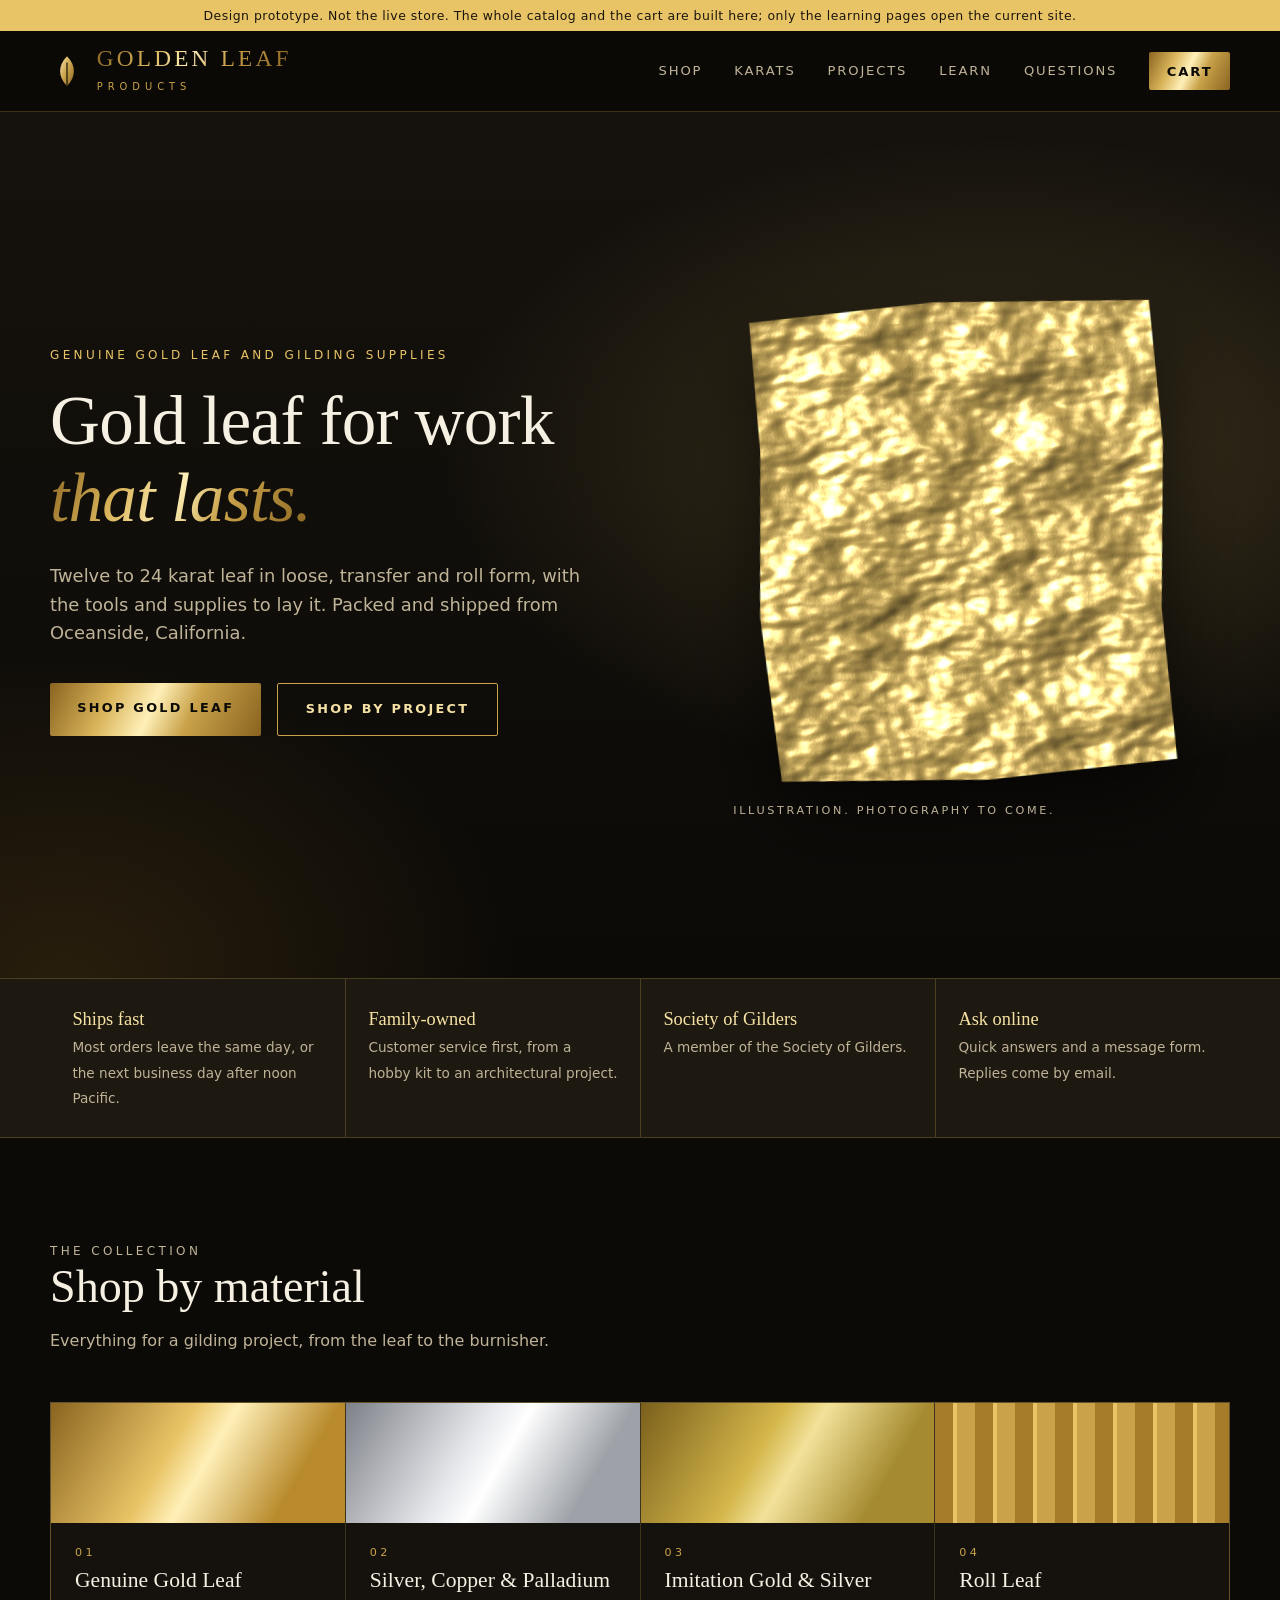
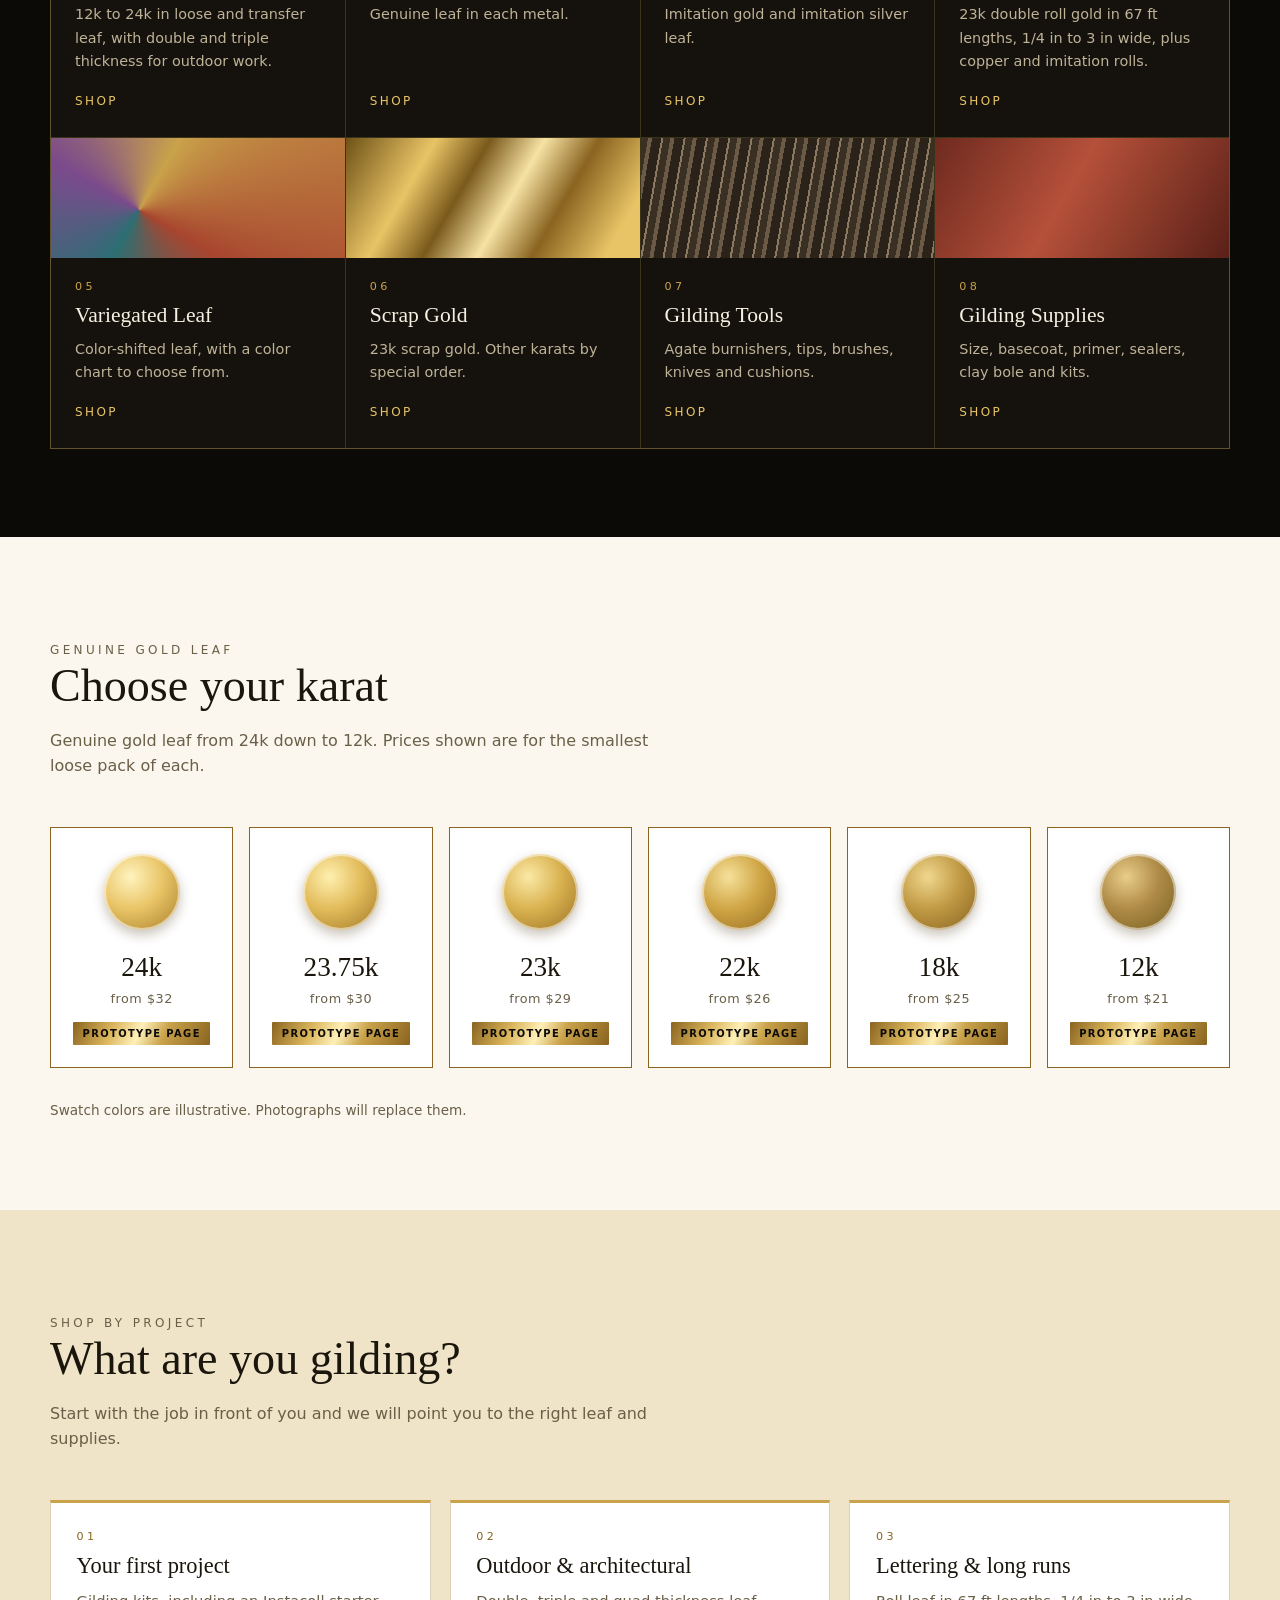
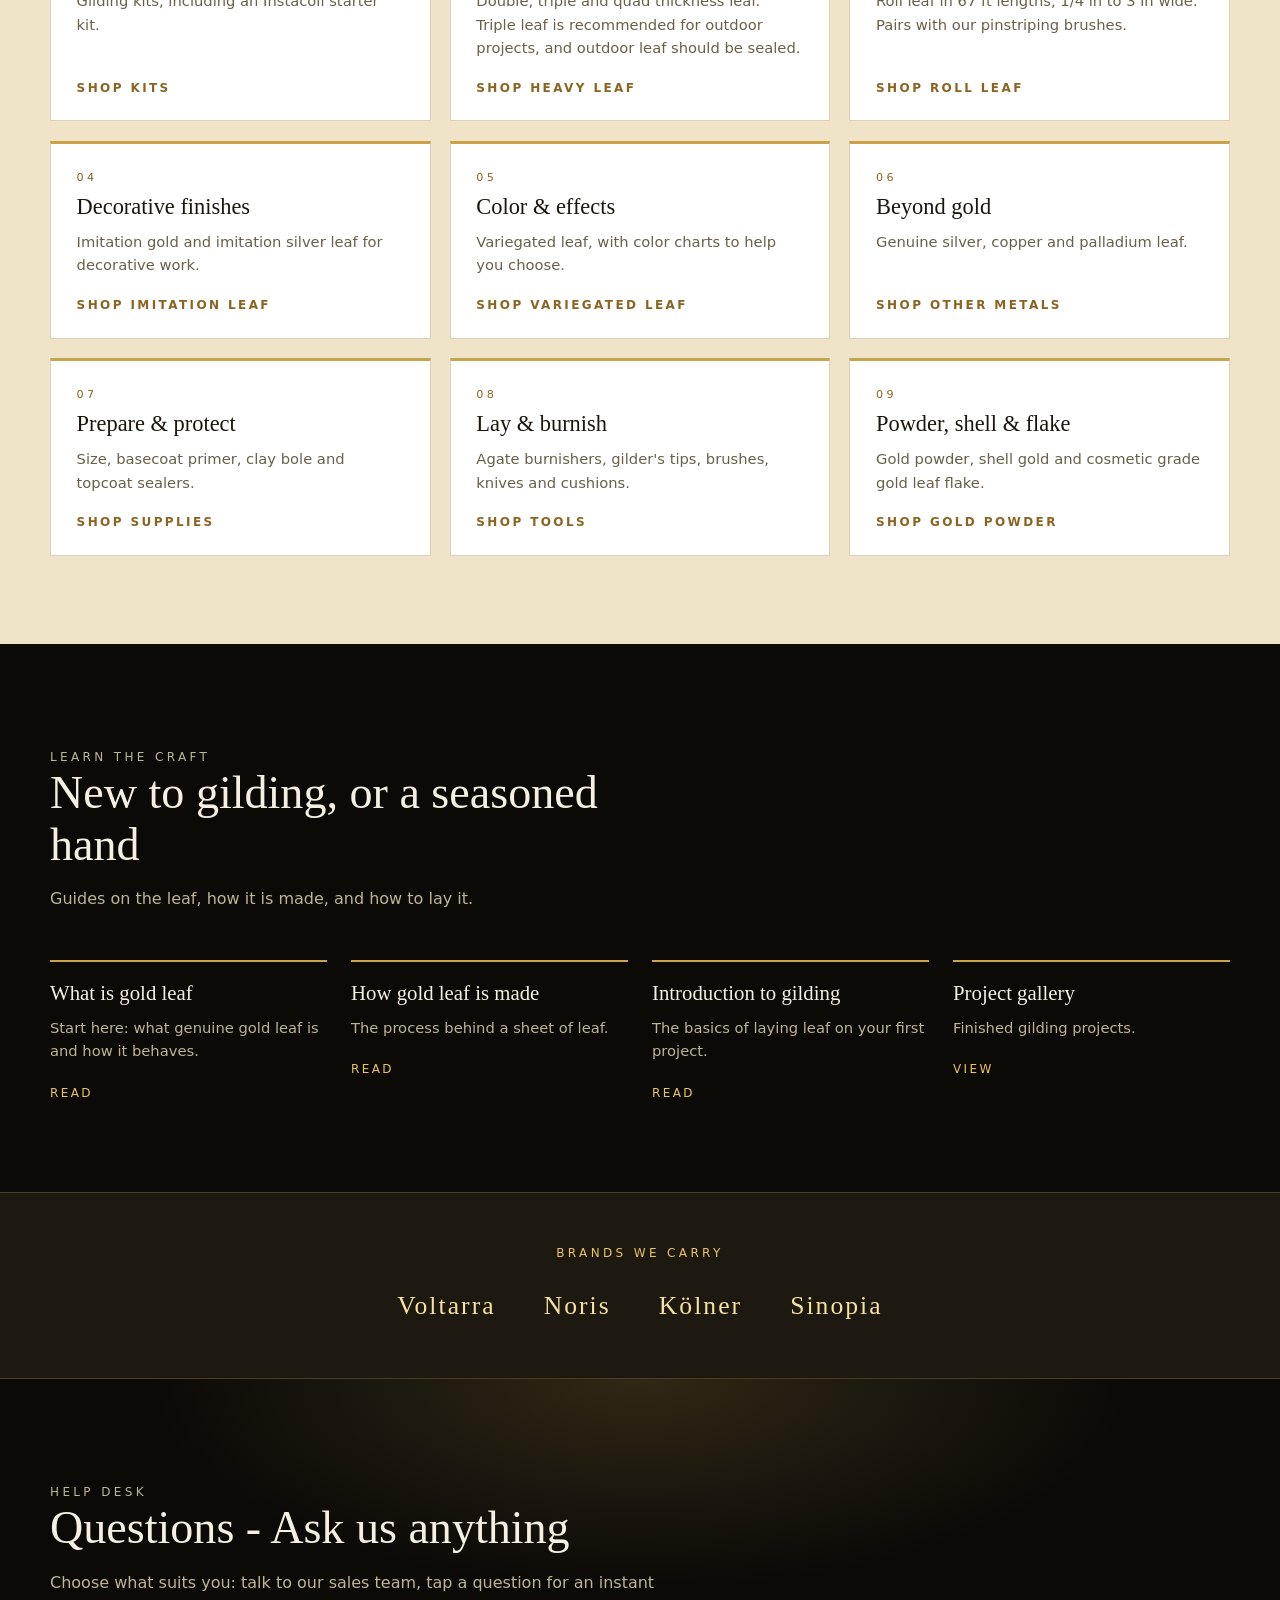
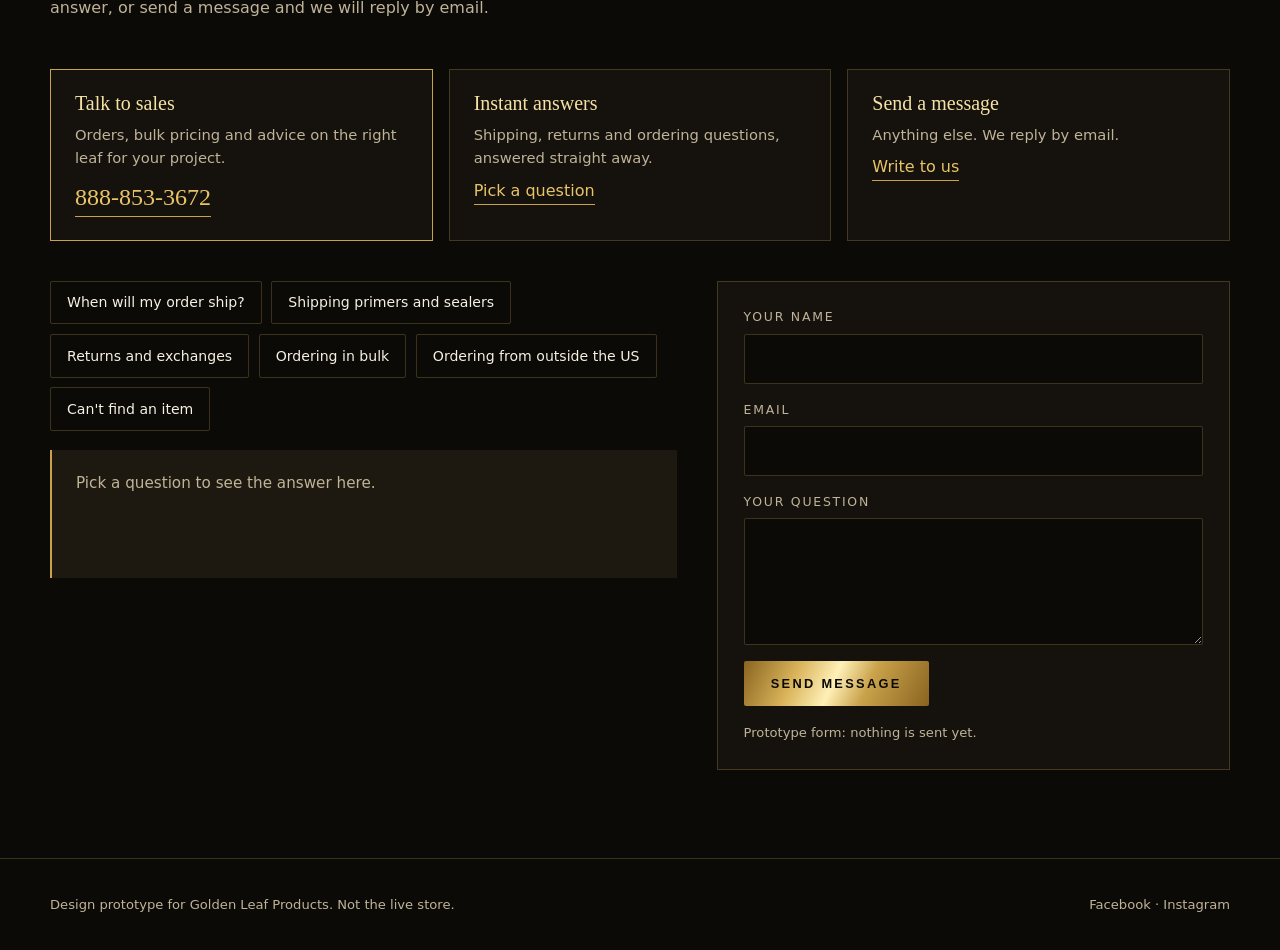
<file: index.html>
<!DOCTYPE html>
<html lang="en">
<head>
  <meta charset="utf-8">
  <meta name="viewport" content="width=device-width, initial-scale=1">
  <meta name="robots" content="noindex, nofollow">
  <meta name="description" content="Prototype home page for Golden Leaf Products: genuine gold leaf, gilding tools and supplies.">
  <title>Golden Leaf Products - Prototype</title>
  <link rel="stylesheet" href="css/styles.css">
  <script>document.documentElement.className = "js";</script>
  <script type="application/ld+json">
{
 "@context": "https://schema.org",
 "@graph": [
  {"@type": "Organization", "@id": "https://dnelson-analytics.github.io/golden-leaf-site/#org", "name": "Golden Leaf Products",
   "description": "Family-owned supplier of genuine gold, silver and other precious-metal leaf, plus gilding tools and supplies, in Oceanside, California.",
   "url": "https://dnelson-analytics.github.io/golden-leaf-site/",
   "contactPoint": {"@type": "ContactPoint", "contactType": "sales", "telephone": "+1-888-853-3672", "areaServed": "US"},
   "address": {"@type": "PostalAddress", "addressLocality": "Oceanside", "addressRegion": "CA", "addressCountry": "US"},
   "sameAs": ["https://www.facebook.com/goldenleafproducts/", "https://www.instagram.com/golden.leaf.products/"]},
  {"@type": "WebSite", "name": "Golden Leaf Products (prototype)", "url": "https://dnelson-analytics.github.io/golden-leaf-site/", "publisher": {"@id": "https://dnelson-analytics.github.io/golden-leaf-site/#org"}}
 ]
}
  </script>
</head>
<body>

  <div class="proto">Design prototype. Not the live store. The whole catalog and the cart are built here; only the learning pages open the current site.</div>


  <header class="site-header">
    <div class="wrap">
      <a class="brand" href="#top" aria-label="Golden Leaf Products home">
        <svg viewBox="0 0 24 24" aria-hidden="true">
          <defs>
            <linearGradient id="lg" x1="0" y1="0" x2="1" y2="1">
              <stop offset="0" stop-color="#f6e2a4"/>
              <stop offset="0.5" stop-color="#c9a24a"/>
              <stop offset="1" stop-color="#8a6420"/>
            </linearGradient>
          </defs>
          <path d="M12 1.5C5.5 8 5.5 16 12 22.5 18.5 16 18.5 8 12 1.5Z" fill="url(#lg)"/>
          <path d="M12 6v16" stroke="#0c0a07" stroke-width="0.8" fill="none"/>
        </svg>
        <span>
          <span class="brand-name gold-text">Golden Leaf</span>
          <span class="brand-sub">PRODUCTS</span>
        </span>
      </a>
      <button class="menu-btn" aria-expanded="false" aria-controls="nav">Menu</button>
      <nav class="nav" id="nav" aria-label="Main">
        <a href="#shop">Shop</a>
        <a href="#karat">Karats</a>
        <a href="#projects">Projects</a>
        <a href="#craft">Learn</a>
        <a href="#help">Questions</a>
        <a class="cart" href="cart.html">Cart <span class="badge" data-cart-count hidden></span></a>
      </nav>
    </div>
  </header>

  <main id="top">

    <section class="hero" aria-labelledby="hero-title">
      <div class="wrap">
        <div>
          <p class="eyebrow">Genuine gold leaf and gilding supplies</p>
          <h1 id="hero-title">Gold leaf for work <em class="gold-text">that lasts.</em></h1>
          <p class="lede">Twelve to 24 karat leaf in loose, transfer and roll form, with the tools and supplies to lay it. Packed and shipped from Oceanside, California.</p>
          <div class="btn-row">
            <a class="btn btn-gold" href="#shop">Shop gold leaf</a>
            <a class="btn btn-line" href="#projects">Shop by project</a>
          </div>
        </div>

        <div class="foil-wrap">
          <svg class="foil" viewBox="0 0 400 460" role="img" aria-label="A sheet of gold leaf catching the light">
            <defs>
              <filter id="foilfx" x="0" y="0" width="100%" height="100%" color-interpolation-filters="sRGB">
                <feTurbulence type="fractalNoise" baseFrequency="0.010 0.016" numOctaves="4" seed="11" result="noise"/>
                <feDiffuseLighting in="noise" surfaceScale="10" diffuseConstant="1.25" lighting-color="#e9c466" result="diff">
                  <feDistantLight azimuth="225" elevation="46">
                    <animate attributeName="azimuth" values="205;245;205" dur="14s" repeatCount="indefinite"/>
                  </feDistantLight>
                </feDiffuseLighting>
                <feSpecularLighting in="noise" surfaceScale="10" specularConstant="1" specularExponent="26" lighting-color="#fff6d6" result="spec">
                  <feDistantLight azimuth="225" elevation="46">
                    <animate attributeName="azimuth" values="205;245;205" dur="14s" repeatCount="indefinite"/>
                  </feDistantLight>
                </feSpecularLighting>
                <feComposite in="spec" in2="diff" operator="arithmetic" k1="0" k2="1" k3="0.85" k4="0" result="lit"/>
                <feComposite in="lit" in2="SourceAlpha" operator="in"/>
              </filter>
            </defs>
            <path filter="url(#foilfx)" fill="#000" d="M18 22 L186 12 L382 20 L388 150 L379 300 L386 438 L214 448 L26 440 L14 290 L22 140 Z"/>
          </svg>
          <span class="foil-cap">Illustration. Photography to come.</span>
        </div>
      </div>
    </section>

    <div class="trust">
      <div class="wrap">
        <ul>
          <li><strong>Ships fast</strong><span>Most orders leave the same day, or the next business day after noon Pacific.</span></li>
          <li><strong>Family-owned</strong><span>Customer service first, from a hobby kit to an architectural project.</span></li>
          <li><strong>Society of Gilders</strong><span>A member of the Society of Gilders.</span></li>
          <li><strong>Ask online</strong><span>Quick answers and a message form. Replies come by email.</span></li>
        </ul>
      </div>
    </div>

    <section id="shop" aria-labelledby="shop-title">
      <div class="wrap">
        <div class="section-head reveal">
          <p class="eyebrow">The collection</p>
          <h2 id="shop-title">Shop by material</h2>
          <p>Everything for a gilding project, from the leaf to the burnisher.</p>
        </div>
        <div class="tiles reveal">
          <a class="tile" href="#karat">
            <div class="sw sw-gold"></div><span class="num">01</span>
            <h3>Genuine Gold Leaf</h3>
            <p>12k to 24k in loose and transfer leaf, with double and triple thickness for outdoor work.</p>
            <span class="go">Shop</span>
          </a>
          <a class="tile" href="c/silver-copper-palladium/">
            <div class="sw sw-silver"></div><span class="num">02</span>
            <h3>Silver, Copper &amp; Palladium</h3>
            <p>Genuine leaf in each metal.</p>
            <span class="go">Shop</span>
          </a>
          <a class="tile" href="c/imitation/">
            <div class="sw sw-imitation"></div><span class="num">03</span>
            <h3>Imitation Gold &amp; Silver</h3>
            <p>Imitation gold and imitation silver leaf.</p>
            <span class="go">Shop</span>
          </a>
          <a class="tile" href="c/roll-leaf/">
            <div class="sw sw-roll"></div><span class="num">04</span>
            <h3>Roll Leaf</h3>
            <p>23k double roll gold in 67 ft lengths, 1/4 in to 3 in wide, plus copper and imitation rolls.</p>
            <span class="go">Shop</span>
          </a>
          <a class="tile" href="c/variegated-leaf/">
            <div class="sw sw-var"></div><span class="num">05</span>
            <h3>Variegated Leaf</h3>
            <p>Color-shifted leaf, with a color chart to choose from.</p>
            <span class="go">Shop</span>
          </a>
          <a class="tile" href="p/gold-leaf-scrap/">
            <div class="sw sw-scrap"></div><span class="num">06</span>
            <h3>Scrap Gold</h3>
            <p>23k scrap gold. Other karats by special order.</p>
            <span class="go">Shop</span>
          </a>
          <a class="tile" href="c/gilding-tools/">
            <div class="sw sw-tools"></div><span class="num">07</span>
            <h3>Gilding Tools</h3>
            <p>Agate burnishers, tips, brushes, knives and cushions.</p>
            <span class="go">Shop</span>
          </a>
          <a class="tile" href="c/gilding-supplies/">
            <div class="sw sw-supplies"></div><span class="num">08</span>
            <h3>Gilding Supplies</h3>
            <p>Size, basecoat, primer, sealers, clay bole and kits.</p>
            <span class="go">Shop</span>
          </a>
        </div>
      </div>
    </section>

    <section id="karat" class="karat" aria-labelledby="karat-title">
      <div class="wrap">
        <div class="section-head reveal">
          <p class="eyebrow">Genuine gold leaf</p>
          <h2 id="karat-title">Choose your karat</h2>
          <p>Genuine gold leaf from 24k down to 12k. Prices shown are for the smallest loose pack of each.</p>
        </div>
        <div class="karats reveal">
          <a class="chip chip-live" href="k/24k/"><div class="dot k24"></div><b>24k</b><small>from $32</small><span class="chip-tag">Prototype page</span></a>
          <a class="chip chip-live" href="k/23.75k/"><div class="dot k2375"></div><b>23.75k</b><small>from $30</small><span class="chip-tag">Prototype page</span></a>
          <a class="chip chip-live" href="k/23k/"><div class="dot k23"></div><b>23k</b><small>from $29</small><span class="chip-tag">Prototype page</span></a>
          <a class="chip chip-live" href="k/22k/"><div class="dot k22"></div><b>22k</b><small>from $26</small><span class="chip-tag">Prototype page</span></a>
          <a class="chip chip-live" href="k/18k/"><div class="dot k18"></div><b>18k</b><small>from $25</small><span class="chip-tag">Prototype page</span></a>
          <a class="chip chip-live" href="k/12k/"><div class="dot k12"></div><b>12k</b><small>from $21</small><span class="chip-tag">Prototype page</span></a>
        </div>
        <p class="karat-note">Swatch colors are illustrative. Photographs will replace them.</p>
      </div>
    </section>

    <section id="projects" class="karat" aria-labelledby="projects-title">
      <div class="wrap">
        <div class="section-head reveal">
          <p class="eyebrow">Shop by project</p>
          <h2 id="projects-title">What are you gilding?</h2>
          <p>Start with the job in front of you and we will point you to the right leaf and supplies.</p>
        </div>
        <div class="projects reveal">
          <a class="proj" href="c/gilding-kits/">
            <span class="num">01</span>
            <h3>Your first project</h3>
            <p>Gilding kits, including an Instacoll starter kit.</p>
            <span class="go">Shop kits</span>
          </a>
          <a class="proj" href="c/heavy-leaf/">
            <span class="num">02</span>
            <h3>Outdoor &amp; architectural</h3>
            <p>Double, triple and quad thickness leaf. Triple leaf is recommended for outdoor projects, and outdoor leaf should be sealed.</p>
            <span class="go">Shop heavy leaf</span>
          </a>
          <a class="proj" href="c/roll-leaf/">
            <span class="num">03</span>
            <h3>Lettering &amp; long runs</h3>
            <p>Roll leaf in 67 ft lengths, 1/4 in to 3 in wide. Pairs with our pinstriping brushes.</p>
            <span class="go">Shop roll leaf</span>
          </a>
          <a class="proj" href="c/imitation/">
            <span class="num">04</span>
            <h3>Decorative finishes</h3>
            <p>Imitation gold and imitation silver leaf for decorative work.</p>
            <span class="go">Shop imitation leaf</span>
          </a>
          <a class="proj" href="c/variegated-leaf/">
            <span class="num">05</span>
            <h3>Color &amp; effects</h3>
            <p>Variegated leaf, with color charts to help you choose.</p>
            <span class="go">Shop variegated leaf</span>
          </a>
          <a class="proj" href="c/silver-copper-palladium/">
            <span class="num">06</span>
            <h3>Beyond gold</h3>
            <p>Genuine silver, copper and palladium leaf.</p>
            <span class="go">Shop other metals</span>
          </a>
          <a class="proj" href="c/gilding-supplies/">
            <span class="num">07</span>
            <h3>Prepare &amp; protect</h3>
            <p>Size, basecoat primer, clay bole and topcoat sealers.</p>
            <span class="go">Shop supplies</span>
          </a>
          <a class="proj" href="c/gilding-tools/">
            <span class="num">08</span>
            <h3>Lay &amp; burnish</h3>
            <p>Agate burnishers, gilder's tips, brushes, knives and cushions.</p>
            <span class="go">Shop tools</span>
          </a>
          <a class="proj" href="c/specialty-gold/">
            <span class="num">09</span>
            <h3>Powder, shell &amp; flake</h3>
            <p>Gold powder, shell gold and cosmetic grade gold leaf flake.</p>
            <span class="go">Shop gold powder</span>
          </a>
        </div>
      </div>
    </section>

    <section id="craft" aria-labelledby="craft-title">
      <div class="wrap">
        <div class="section-head reveal">
          <p class="eyebrow">Learn the craft</p>
          <h2 id="craft-title">New to gilding, or a seasoned hand</h2>
          <p>Guides on the leaf, how it is made, and how to lay it.</p>
        </div>
        <div class="craft-grid reveal">
          <div class="craft-card">
            <h3>What is gold leaf</h3>
            <p>Start here: what genuine gold leaf is and how it behaves.</p>
            <a href="https://www.goldenleafproducts.com/info-what-is-gold-leaf.html" rel="noopener">Read</a>
          </div>
          <div class="craft-card">
            <h3>How gold leaf is made</h3>
            <p>The process behind a sheet of leaf.</p>
            <a href="https://www.goldenleafproducts.com/info-how-gold-leaf-is-made.html" rel="noopener">Read</a>
          </div>
          <div class="craft-card">
            <h3>Introduction to gilding</h3>
            <p>The basics of laying leaf on your first project.</p>
            <a href="https://www.goldenleafproducts.com/info-introduction-to-gilding-with-gold-leaf.html" rel="noopener">Read</a>
          </div>
          <div class="craft-card">
            <h3>Project gallery</h3>
            <p>Finished gilding projects.</p>
            <a href="https://www.goldenleafproducts.com/gold-leaf-project-gallery.html" rel="noopener">View</a>
          </div>
        </div>
      </div>
    </section>

    <section class="brands" aria-label="Brands">
      <div class="wrap">
        <p class="eyebrow">Brands we carry</p>
        <div class="brand-list">
          <span>Voltarra</span><span>Noris</span><span>Kölner</span><span>Sinopia</span>
        </div>
      </div>
    </section>

    <section id="help" class="ask" aria-labelledby="help-title">
      <div class="wrap">
        <div class="section-head reveal">
          <p class="eyebrow">Help desk</p>
          <h2 id="help-title">Questions - Ask us anything</h2>
          <p>Choose what suits you: talk to our sales team, tap a question for an instant answer, or send a message and we will reply by email.</p>
        </div>
        <div class="reach reveal">
          <div class="reach-card">
            <h3>Talk to sales</h3>
            <p>Orders, bulk pricing and advice on the right leaf for your project.</p>
            <a class="reach-phone" href="tel:+18888533672">888-853-3672</a>
          </div>
          <div class="reach-card">
            <h3>Instant answers</h3>
            <p>Shipping, returns and ordering questions, answered straight away.</p>
            <a href="#answer">Pick a question</a>
          </div>
          <div class="reach-card">
            <h3>Send a message</h3>
            <p>Anything else. We reply by email.</p>
            <a href="#msg">Write to us</a>
          </div>
        </div>
        <div class="help reveal">
          <div class="help-q">
            <div class="chips" role="group" aria-label="Common questions">
              <button type="button" data-a="ship">When will my order ship?</button>
              <button type="button" data-a="flam">Shipping primers and sealers</button>
              <button type="button" data-a="ret">Returns and exchanges</button>
              <button type="button" data-a="bulk">Ordering in bulk</button>
              <button type="button" data-a="intl">Ordering from outside the US</button>
              <button type="button" data-a="missing">Can't find an item</button>
            </div>
            <div class="answer" id="answer" aria-live="polite">Pick a question to see the answer here.</div>
          </div>
          <form class="msg" id="msg" novalidate>
            <label>Your name<input name="name" autocomplete="name" required></label>
            <label>Email<input name="email" type="email" autocomplete="email" required></label>
            <label>Your question<textarea name="message" rows="4" required></textarea></label>
            <button class="btn btn-gold" type="submit">Send message</button>
            <p class="form-note" id="form-note" role="status">Prototype form: nothing is sent yet.</p>
          </form>
        </div>
      </div>
    </section>

  </main>

  <footer class="site-footer">
    <div class="wrap">
      <span>Design prototype for Golden Leaf Products. Not the live store.</span>
      <span>
        <a href="https://www.facebook.com/goldenleafproducts/" rel="noopener">Facebook</a> &middot;
        <a href="https://www.instagram.com/golden.leaf.products/" rel="noopener">Instagram</a>
      </span>
    </div>
  </footer>

  <script src="js/cart.js"></script>
  <script src="js/main.js"></script>
</body>
</html>
</file>
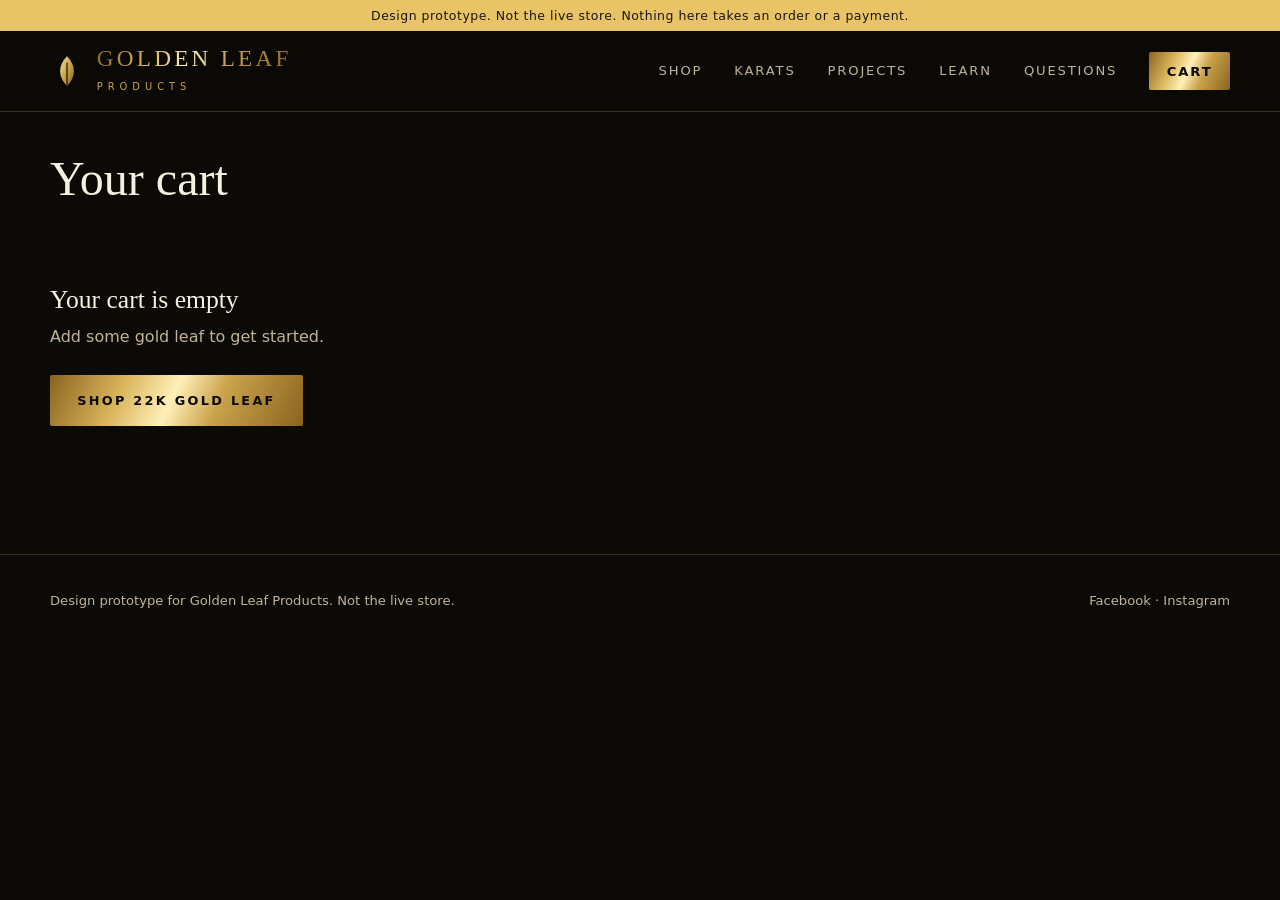
<file: cart.html>
<!DOCTYPE html>
<html lang="en">
<head>
  <meta charset="utf-8">
  <meta name="viewport" content="width=device-width, initial-scale=1">
  <meta name="robots" content="noindex, nofollow">
  <title>Cart - Golden Leaf Products Prototype</title>
  <link rel="stylesheet" href="css/styles.css">
  <script>document.documentElement.className = "js";</script>
</head>
<body>
  <div id="site-header"></div>
  <main class="wrap inner">
    <h1 class="page-title">Your cart</h1>
    <div id="cart" aria-live="polite"><p class="fine">Loading...</p></div>
  </main>
  <div id="site-footer"></div>
  <script src="js/cart.js"></script>
  <script src="js/layout.js"></script>
  <script src="js/cart-page.js"></script>
</body>
</html>
</file>
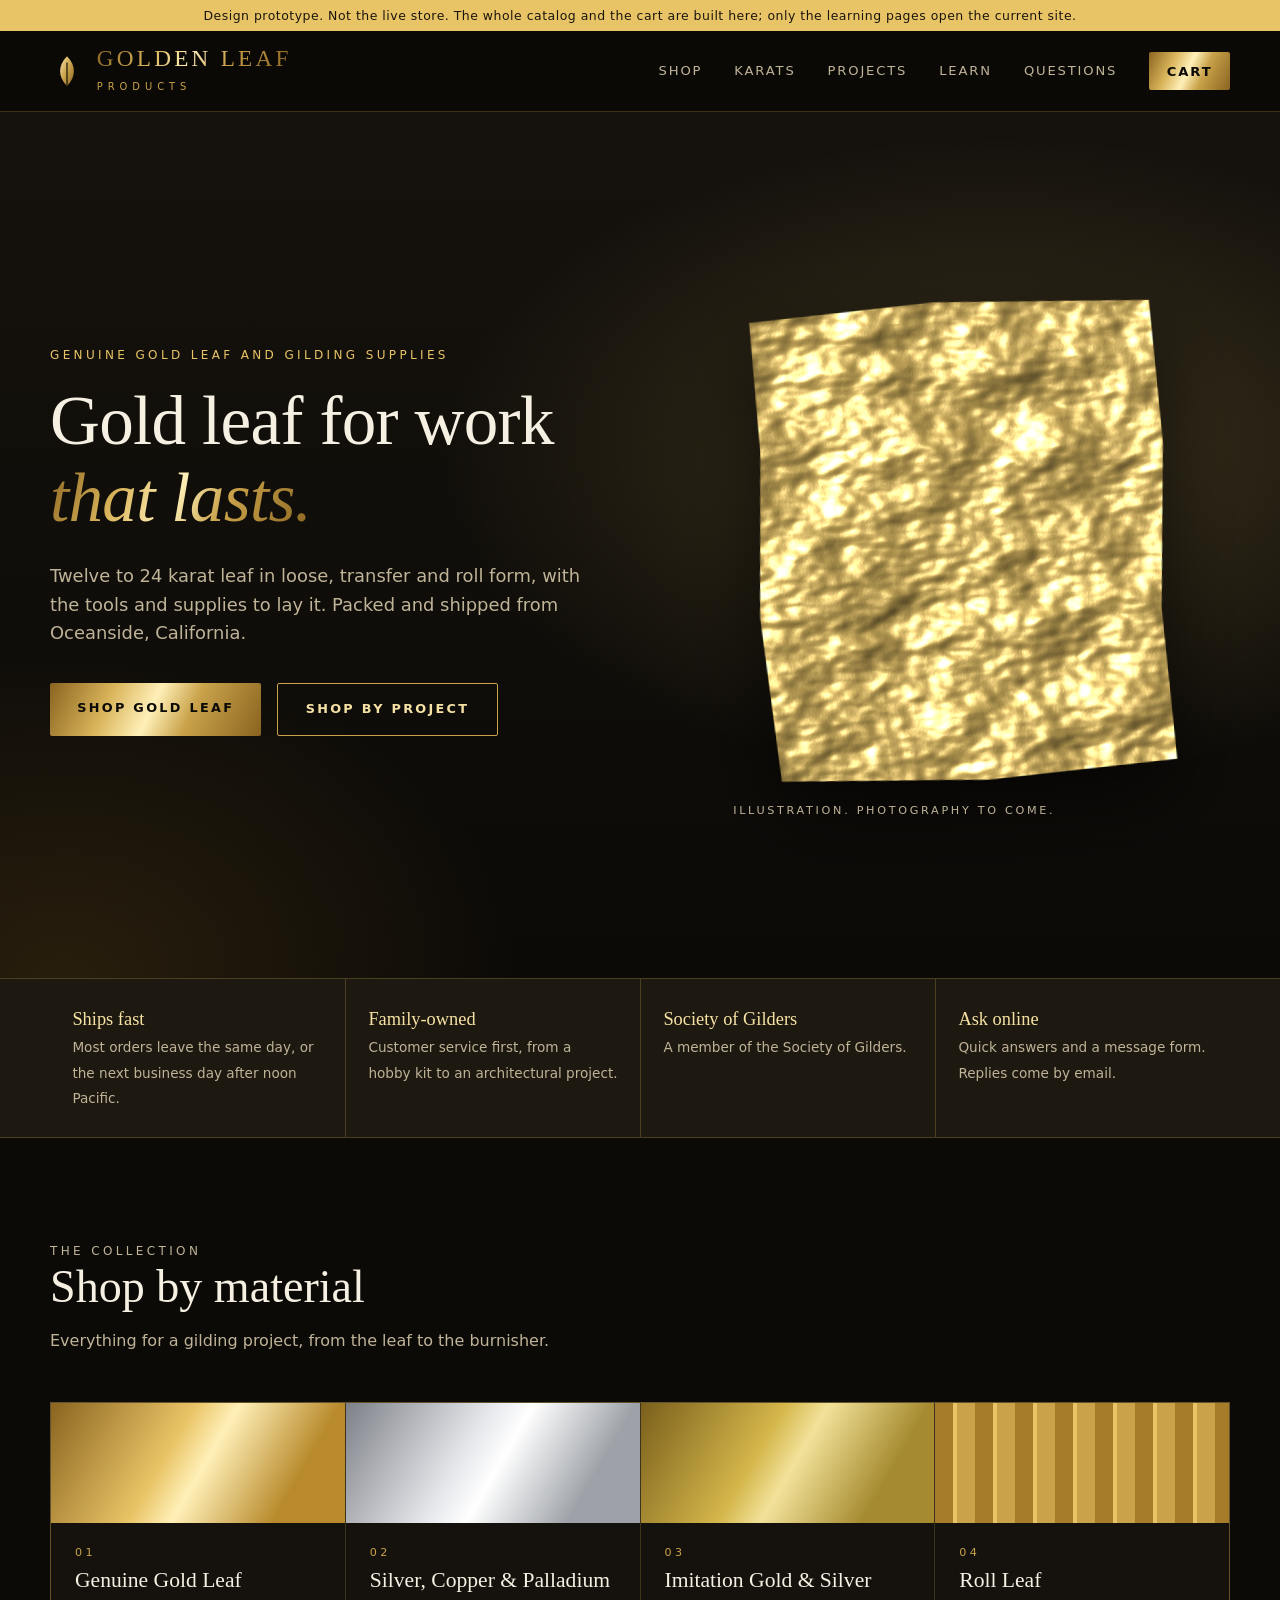
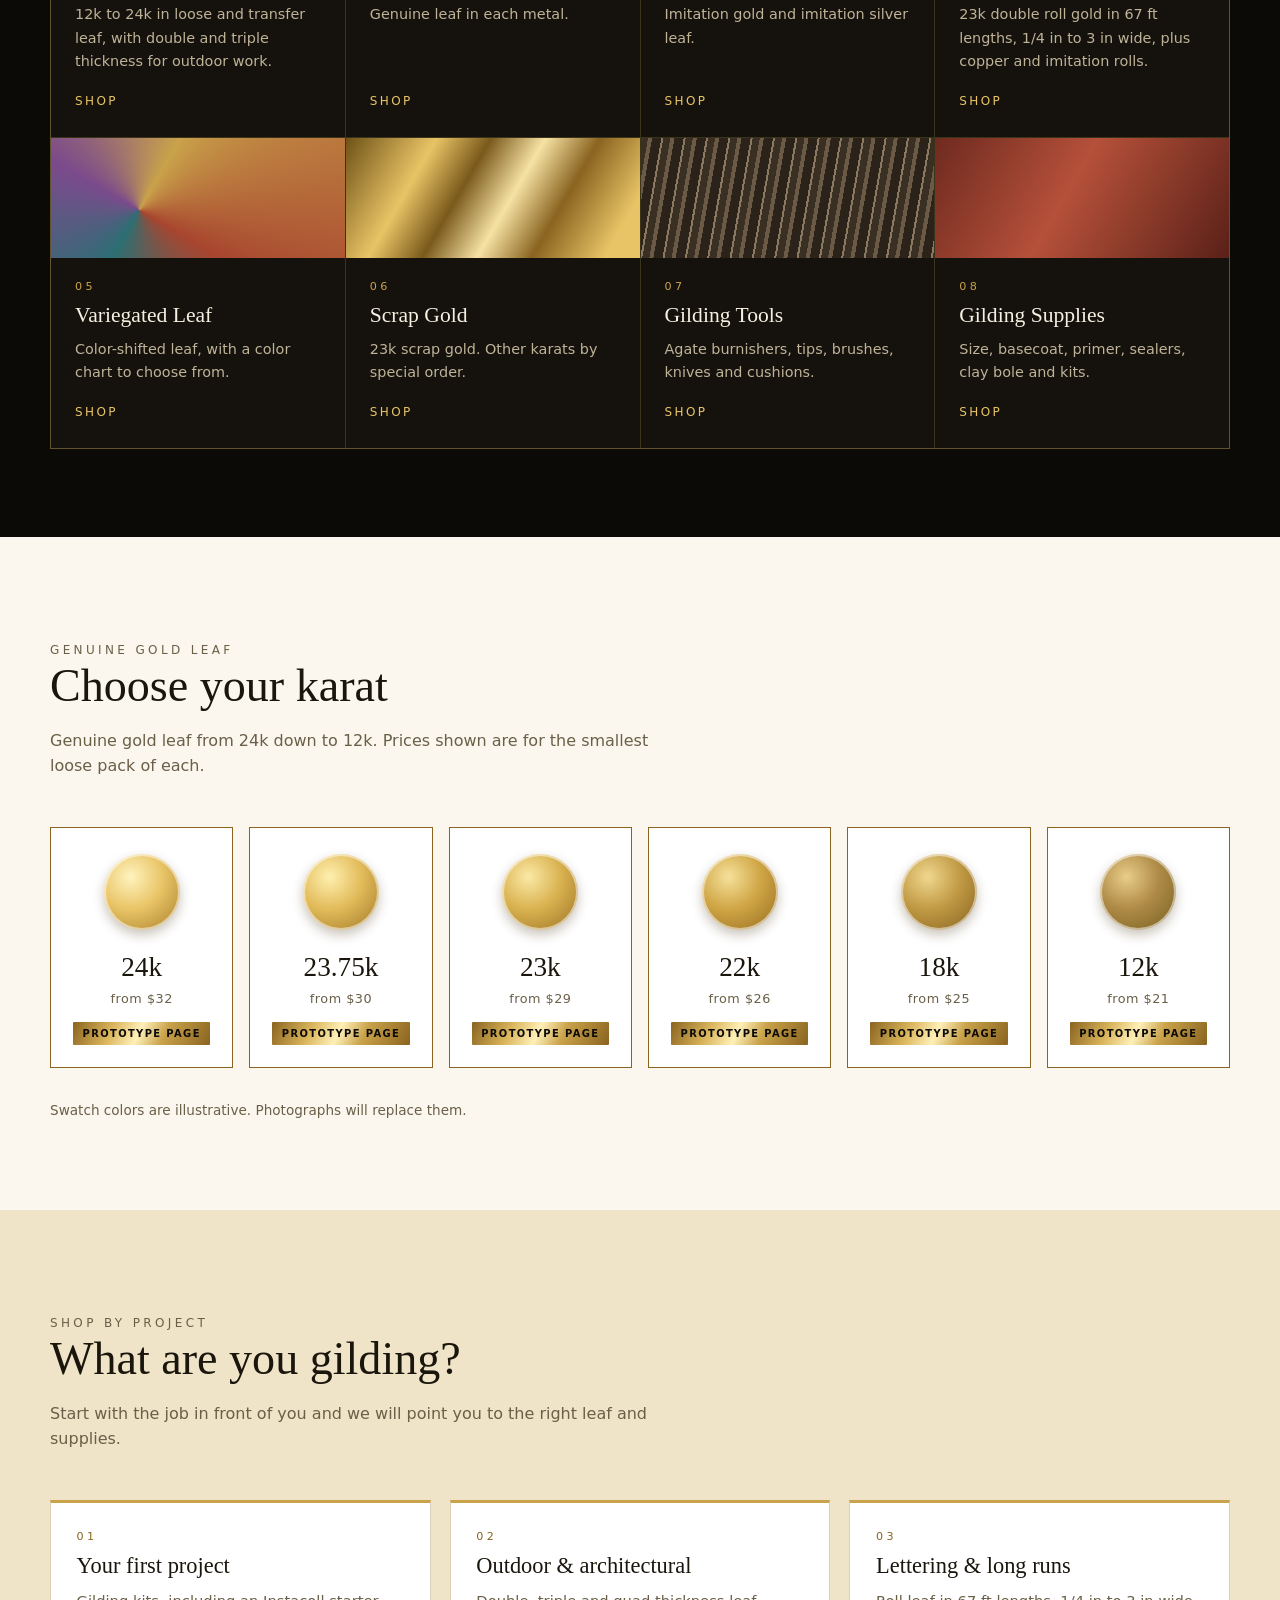
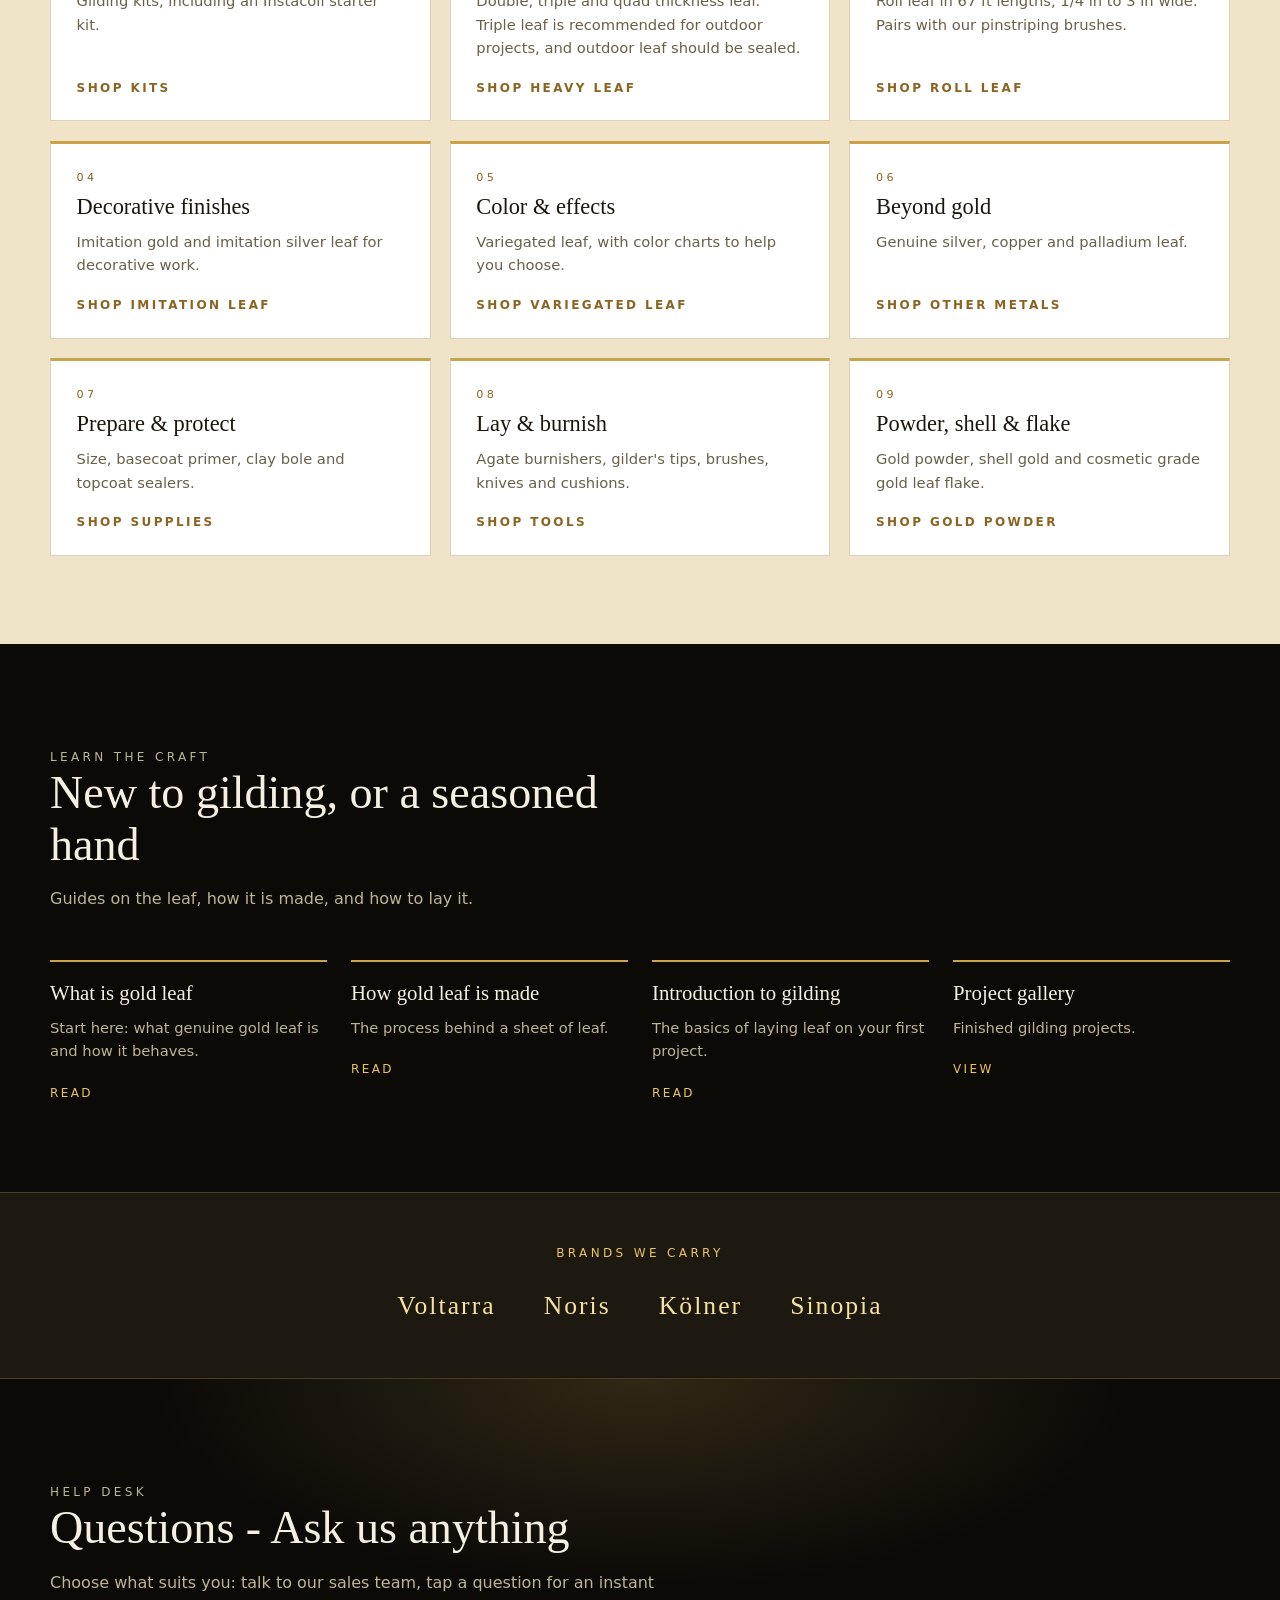
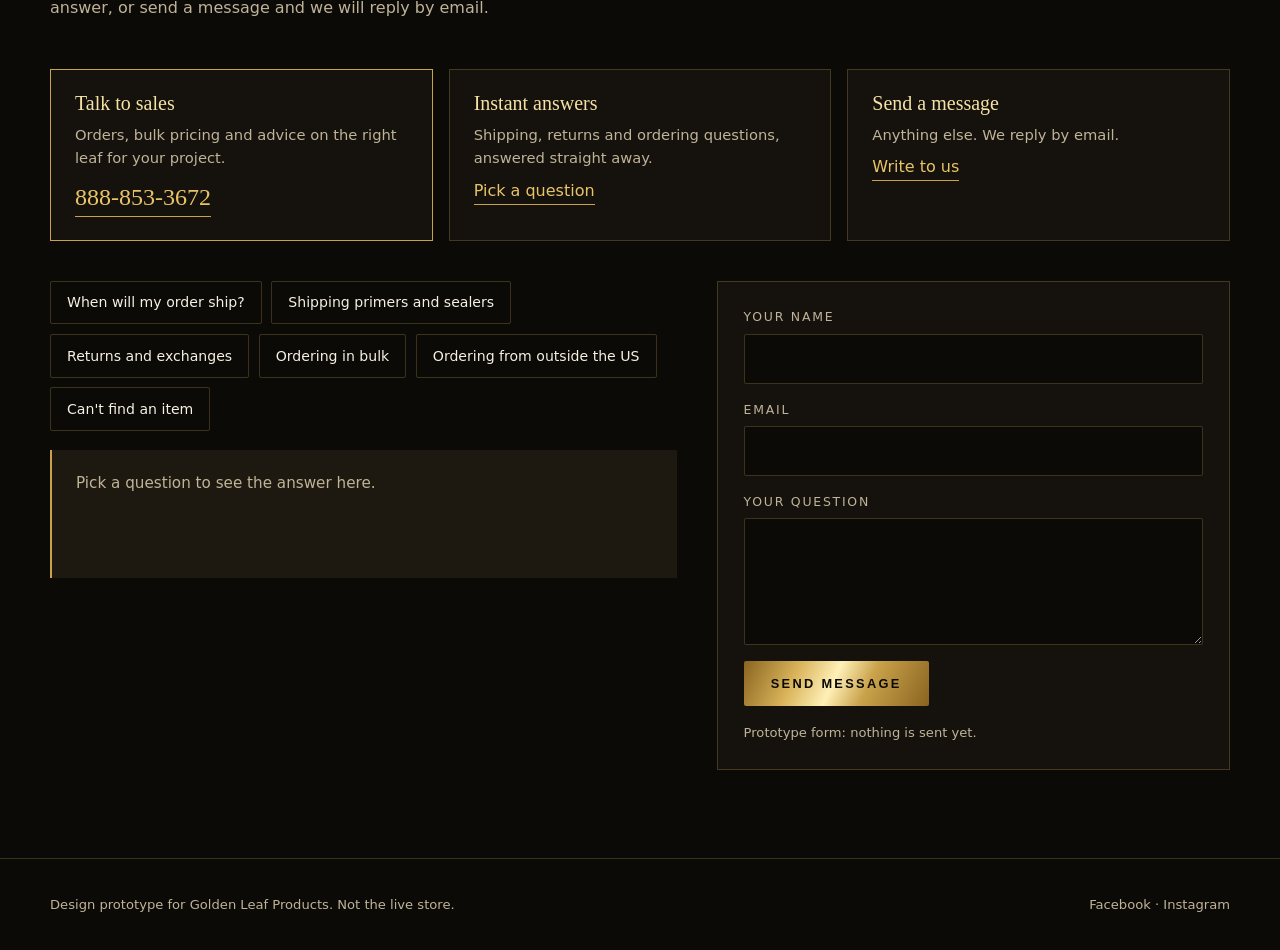
<file: karat.html>
<!DOCTYPE html>
<html lang="en">
<head>
  <meta charset="utf-8">
  <meta name="viewport" content="width=device-width, initial-scale=1">
  <meta name="robots" content="noindex, nofollow">
  <title>Golden Leaf Products (prototype)</title>
  <script>
    // Old query-string links forward to the static pages: karat.html?k=X or ?c=X -> k/X/ or c/X/
    var q = new URLSearchParams(location.search), k = q.get("k"), c = q.get("c"); location.replace(k ? "k/" + encodeURIComponent(k) + "/" : c ? "c/" + encodeURIComponent(c) + "/" : "index.html");
  </script>
</head>
<body>
  <p><a href="index.html">Golden Leaf Products home</a></p>
</body>
</html>
</file>
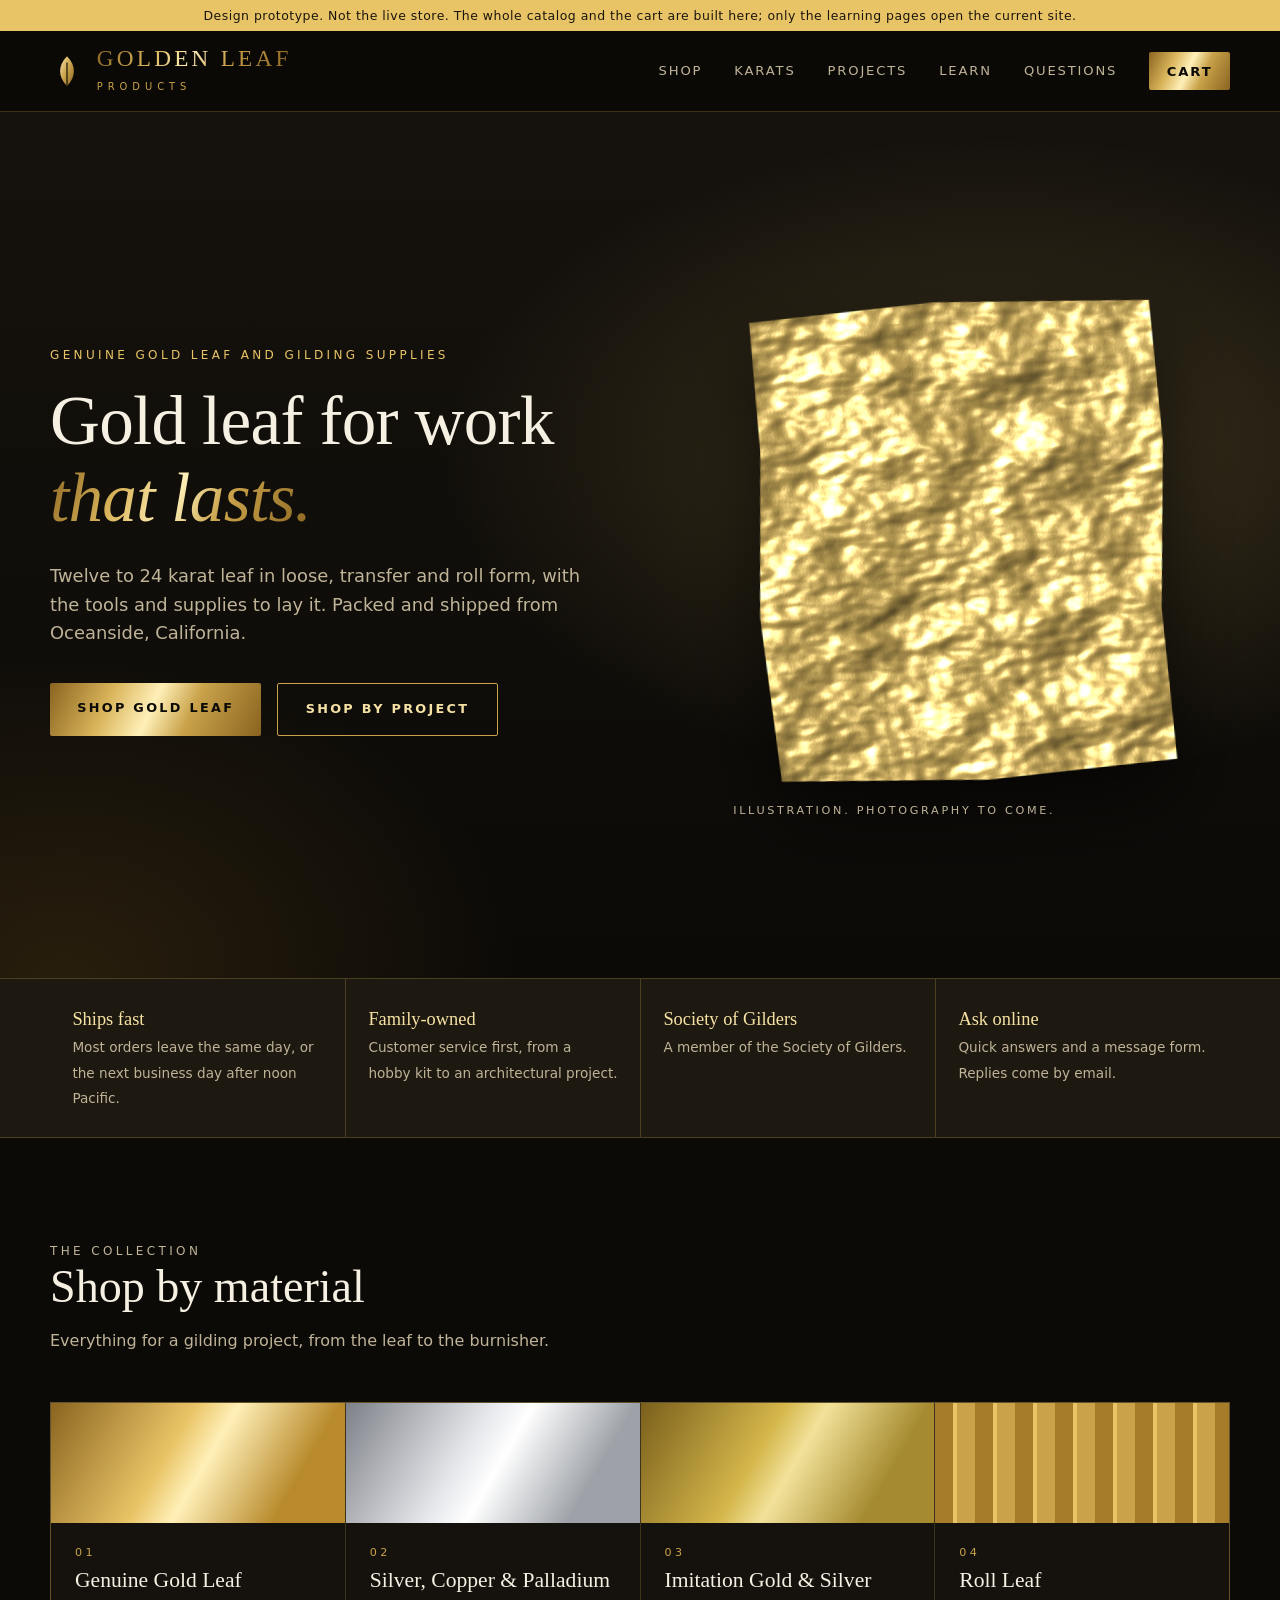
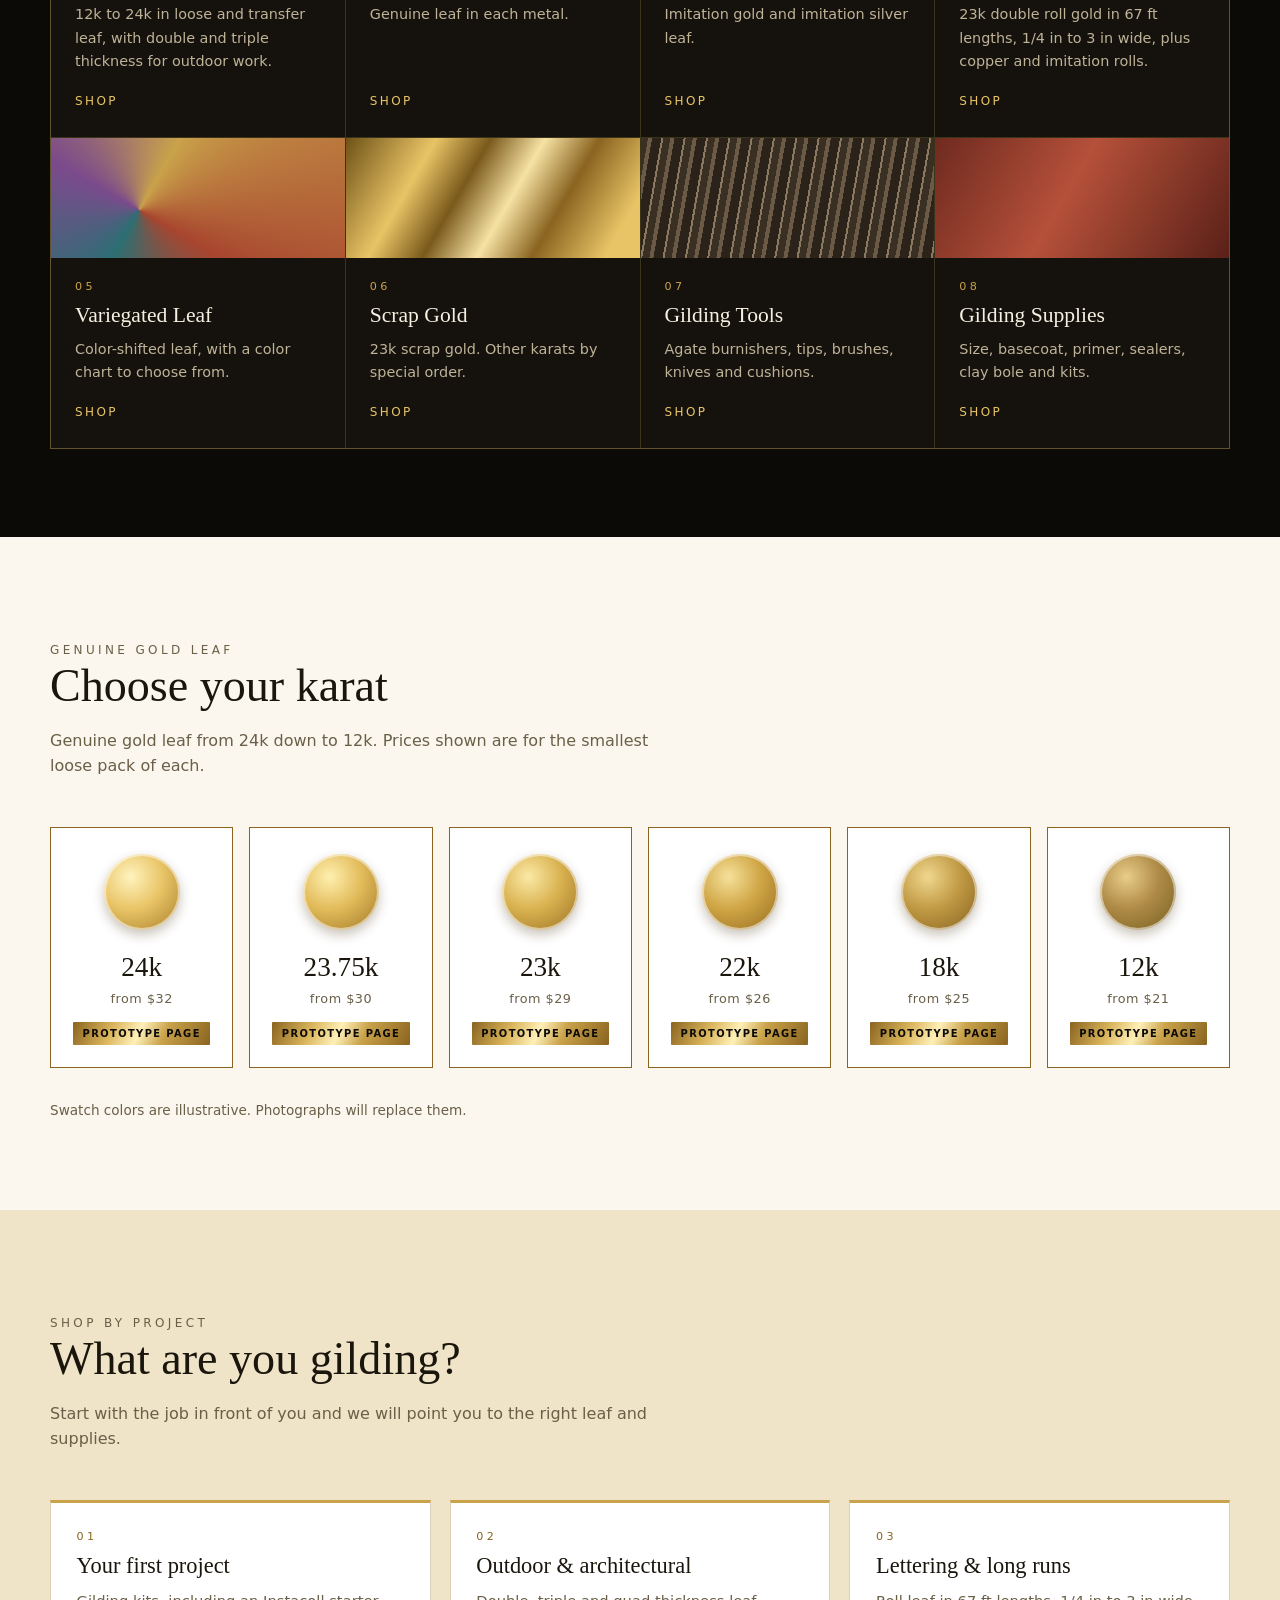
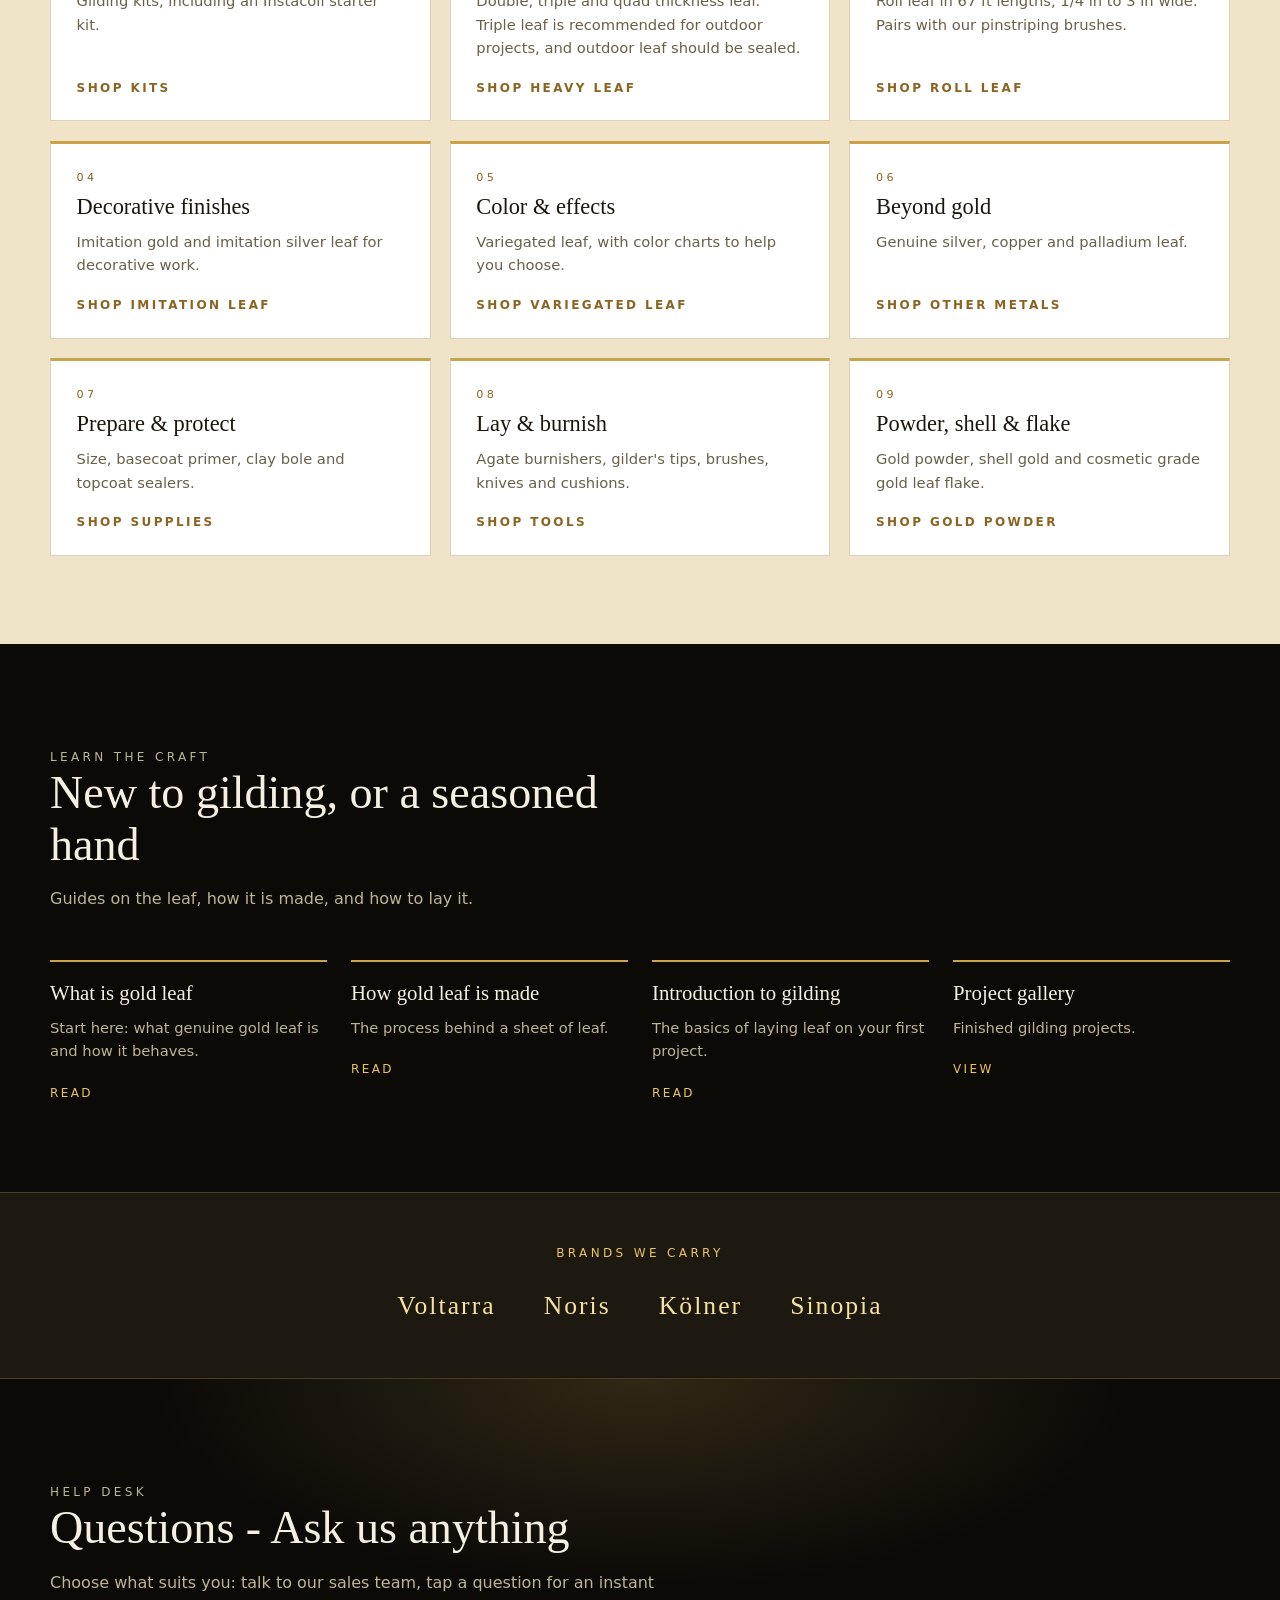
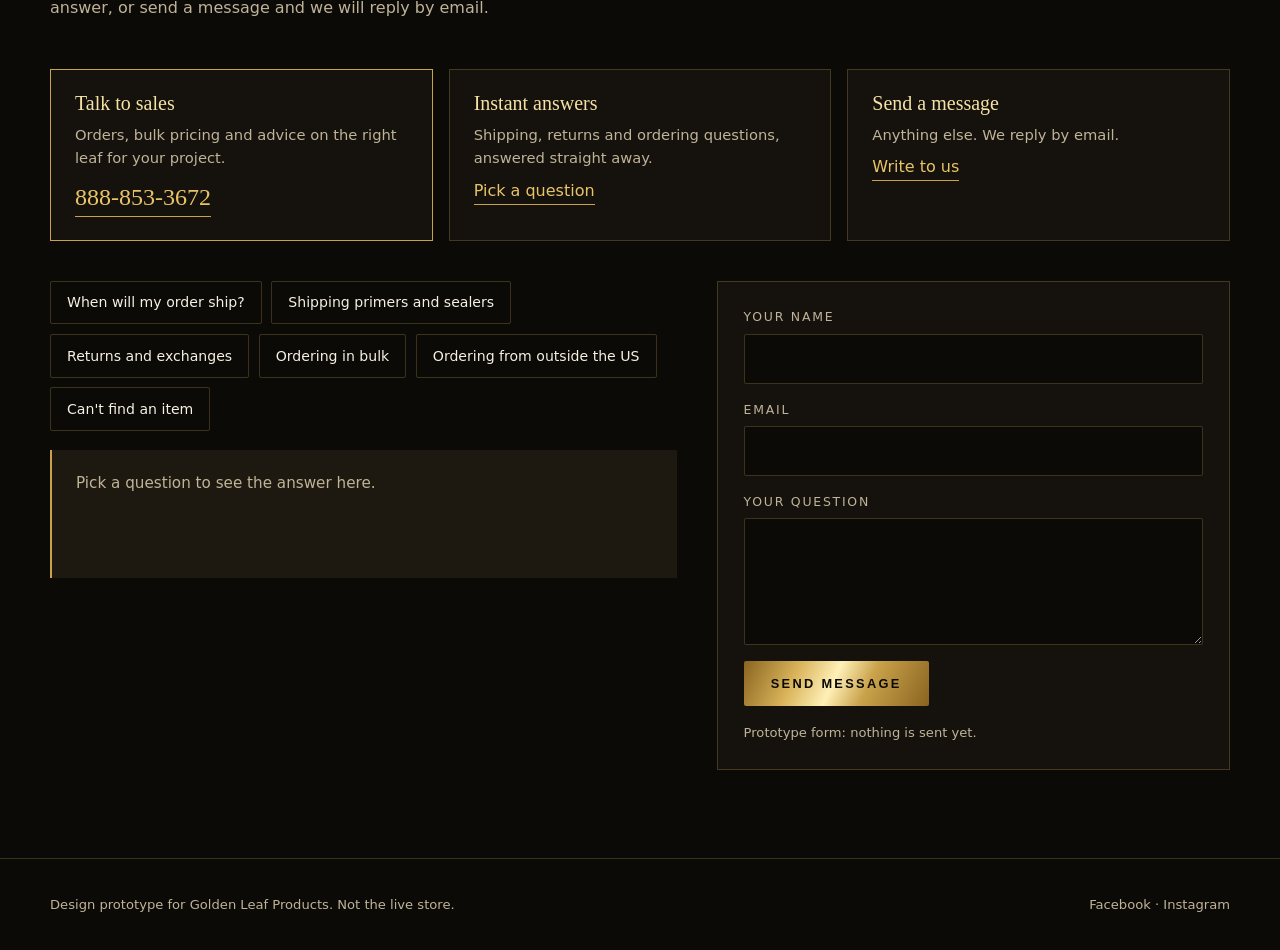
<file: product.html>
<!DOCTYPE html>
<html lang="en">
<head>
  <meta charset="utf-8">
  <meta name="viewport" content="width=device-width, initial-scale=1">
  <meta name="robots" content="noindex, nofollow">
  <title>Golden Leaf Products (prototype)</title>
  <script>
    // Old query-string links forward to the static pages: product.html?p=ID -> p/ID/
    var id = new URLSearchParams(location.search).get("p"); location.replace(id ? "p/" + encodeURIComponent(id) + "/" : "index.html");
  </script>
</head>
<body>
  <p><a href="index.html">Golden Leaf Products home</a></p>
</body>
</html>
</file>
<file: css/styles.css>
:root {
  --ink: #0c0a07;
  --coal: #15120d;
  --umber: #1e1910;
  --line: rgba(233, 196, 102, 0.22);
  --ivory: #f6f0e2;
  --paper: #fbf7ee;
  --text-dark: #1b160d;
  --muted: #bfb398;
  --muted-dark: #6a5f48;
  --gold-deep: #8a6420;
  --gold: #c9a24a;
  --gold-bright: #e9c466;
  --gold-pale: #f6e2a4;
  --serif: "Iowan Old Style", "Palatino Linotype", Palatino, "Book Antiqua", Georgia, serif;
  --sans: system-ui, -apple-system, "Segoe UI", Roboto, "Helvetica Neue", Arial, sans-serif;
  --gold-foil: linear-gradient(115deg, #8a6420 0%, #d9b45a 28%, #fff0b8 48%, #c9a24a 66%, #8a6420 100%);
  --wrap: 1180px;
}

*, *::before, *::after { box-sizing: border-box; }
html { scroll-behavior: smooth; }
body {
  margin: 0;
  background: var(--ink);
  color: var(--ivory);
  font-family: var(--sans);
  line-height: 1.6;
  -webkit-font-smoothing: antialiased;
}
img, svg { display: block; max-width: 100%; }
a { color: inherit; text-decoration: none; }
.wrap { width: min(100% - 40px, var(--wrap)); margin-inline: auto; }

.eyebrow {
  font-size: 0.75rem;
  letter-spacing: 0.28em;
  text-transform: uppercase;
  color: var(--gold-bright);
  margin: 0 0 1rem;
}
h1, h2, h3 { font-family: var(--serif); font-weight: 500; line-height: 1.12; margin: 0; }
.gold-text {
  background: var(--gold-foil);
  -webkit-background-clip: text;
  background-clip: text;
  color: transparent;
}

/* Prototype banner and utility bar */
.proto {
  background: var(--gold-bright);
  color: var(--text-dark);
  text-align: center;
  font-size: 0.78rem;
  letter-spacing: 0.04em;
  padding: 0.35rem 1rem;
}
.utility {
  border-bottom: 1px solid var(--line);
  font-size: 0.8rem;
  color: var(--muted);
}
.utility .wrap { display: flex; justify-content: space-between; gap: 1rem; padding-block: 0.55rem; flex-wrap: wrap; }
.utility a:hover { color: var(--gold-bright); }

/* Header */
.site-header {
  position: sticky;
  top: 0;
  z-index: 20;
  background: rgba(12, 10, 7, 0.88);
  backdrop-filter: blur(10px);
  border-bottom: 1px solid var(--line);
}
.site-header .wrap { display: flex; align-items: center; justify-content: space-between; padding-block: 1rem; }
.brand { display: flex; align-items: center; gap: 0.8rem; }
.brand svg { width: 34px; height: 34px; }
.brand-name { font-family: var(--serif); font-size: 1.45rem; letter-spacing: 0.14em; text-transform: uppercase; line-height: 1; }
.brand-sub { display: block; font-family: var(--sans); font-size: 0.62rem; letter-spacing: 0.5em; color: var(--gold); margin-top: 0.35rem; }
.nav { display: flex; gap: 2rem; align-items: center; font-size: 0.82rem; letter-spacing: 0.14em; text-transform: uppercase; }
.nav a { color: var(--muted); padding-block: 0.3rem; border-bottom: 1px solid transparent; transition: color 0.2s, border-color 0.2s; }
.nav a:hover { color: var(--gold-pale); border-color: var(--gold); }
.nav .cart { color: var(--ink); background: var(--gold-foil); padding: 0.55rem 1.1rem; border: 0; border-radius: 2px; font-weight: 600; }
.nav .cart:hover { color: var(--ink); filter: brightness(1.08); }
.menu-btn { display: none; background: none; border: 1px solid var(--line); color: var(--ivory); padding: 0.5rem 0.8rem; font: inherit; font-size: 0.8rem; letter-spacing: 0.14em; text-transform: uppercase; cursor: pointer; }

/* Hero */
.hero {
  position: relative;
  overflow: hidden;
  background:
    radial-gradient(900px 520px at 78% 40%, rgba(233, 196, 102, 0.20), transparent 62%),
    radial-gradient(700px 500px at 5% 100%, rgba(138, 100, 32, 0.22), transparent 65%),
    linear-gradient(180deg, var(--coal), var(--ink));
}
.hero .wrap { display: grid; grid-template-columns: 1.05fr 0.95fr; gap: 3rem; align-items: center; padding-block: 5.5rem 6rem; }
.hero h1 { font-size: clamp(2.6rem, 5.4vw, 4.6rem); letter-spacing: -0.01em; }
.hero h1 em { font-style: italic; }
.hero .lede { max-width: 34rem; font-size: 1.12rem; color: var(--muted); margin: 1.6rem 0 2.2rem; }
.btn-row { display: flex; gap: 1rem; flex-wrap: wrap; }
.btn {
  display: inline-block;
  padding: 0.95rem 1.7rem;
  font-size: 0.8rem;
  letter-spacing: 0.18em;
  text-transform: uppercase;
  font-weight: 600;
  border-radius: 2px;
  transition: transform 0.2s, filter 0.2s, background 0.2s, color 0.2s;
}
.btn-gold { background: var(--gold-foil); color: var(--ink); }
.btn-gold:hover { filter: brightness(1.08); transform: translateY(-1px); }
.btn-line { border: 1px solid var(--gold); color: var(--gold-pale); }
.btn-line:hover { background: rgba(233, 196, 102, 0.12); }

.foil-wrap { position: relative; justify-self: center; width: min(100%, 440px); }
.foil {
  width: 100%;
  height: auto;
  transform: rotate(-3deg);
  filter: drop-shadow(0 30px 40px rgba(0, 0, 0, 0.65));
}
.foil-cap {
  position: absolute;
  left: -0.5rem;
  bottom: -1.6rem;
  font-size: 0.7rem;
  letter-spacing: 0.24em;
  text-transform: uppercase;
  color: var(--muted);
}

/* Trust strip */
.trust { border-block: 1px solid var(--line); background: var(--umber); }
.trust ul { list-style: none; margin: 0; padding: 0; display: grid; grid-template-columns: repeat(4, 1fr); }
.trust li { padding: 1.6rem 1.4rem; border-left: 1px solid var(--line); }
.trust li:first-child { border-left: 0; }
.trust strong { display: block; font-family: var(--serif); font-weight: 500; font-size: 1.15rem; color: var(--gold-pale); }
.trust span { font-size: 0.85rem; color: var(--muted); }

/* Sections */
section { padding-block: 5.5rem; }
.section-head { max-width: 40rem; margin-bottom: 3rem; }
.section-head h2 { font-size: clamp(2rem, 3.6vw, 3rem); }
.section-head p { color: var(--muted); margin: 1rem 0 0; }

/* Material tiles */
.tiles { display: grid; grid-template-columns: repeat(4, 1fr); gap: 1px; background: var(--line); border: 1px solid var(--line); }
.tile { background: var(--coal); padding: 0 0 1.6rem; display: flex; flex-direction: column; transition: background 0.25s; }
.tile:hover { background: var(--umber); }
.tile .sw { height: 120px; margin-bottom: 1.3rem; position: relative; overflow: hidden; }
.tile .sw::after { content: ""; position: absolute; inset: 0; background: linear-gradient(105deg, transparent 35%, rgba(255, 255, 255, 0.28) 50%, transparent 65%); transform: translateX(-120%); transition: transform 0.8s ease; }
.tile:hover .sw::after { transform: translateX(120%); }
.tile .num { font-size: 0.7rem; letter-spacing: 0.3em; color: var(--gold); padding-inline: 1.5rem; }
.tile h3 { font-size: 1.35rem; padding-inline: 1.5rem; margin-top: 0.4rem; }
.tile p { color: var(--muted); font-size: 0.9rem; padding-inline: 1.5rem; margin: 0.7rem 0 1.2rem; flex: 1; }
.tile .go { padding-inline: 1.5rem; font-size: 0.75rem; letter-spacing: 0.2em; text-transform: uppercase; color: var(--gold-bright); }

.sw-gold { background: linear-gradient(120deg, #8a6420, #e9c466 40%, #fff0b8 52%, #b88a2c 80%); }
.sw-silver { background: linear-gradient(120deg, #7d8087, #e4e6ea 40%, #ffffff 52%, #9ea2a8 80%); }
.sw-imitation { background: linear-gradient(120deg, #7a5f1c, #d4b64a 40%, #f2e29a 52%, #a58a2f 80%); }
.sw-roll { background: repeating-linear-gradient(90deg, #a67c2a 0 18px, #e9c466 18px 22px, #c9a24a 22px 40px); }
.sw-var { background: conic-gradient(from 210deg at 30% 60%, #2c6f73, #7b4a8c, #c9a24a, #a8452f, #2c6f73); }
.sw-scrap { background: linear-gradient(120deg, #6e5217, #e9c466 25%, #7a5a1c 40%, #f6e2a4 55%, #8a6420 70%, #e9c466 90%); }
.sw-tools { background: repeating-linear-gradient(100deg, #3a2f23 0 7px, #6b5a45 7px 11px, #2b231a 11px 20px, #8a7860 20px 22px); }
.sw-supplies { background: linear-gradient(120deg, #6e2a1f, #b5503a 45%, #8c3b2a 70%, #5a2018); }

/* Karat guide */
.karat { background: var(--paper); color: var(--text-dark); }
.karat .eyebrow { color: var(--gold-deep); }
.karat .section-head p { color: var(--muted-dark); }
.projects { display: grid; grid-template-columns: repeat(3, 1fr); gap: 1.2rem; }
.proj { display: flex; flex-direction: column; background: #fff; border: 1px solid rgba(138, 100, 32, 0.3); border-top: 3px solid var(--gold); padding: 1.6rem 1.6rem 1.4rem; transition: transform 0.2s, box-shadow 0.2s; }
.proj:hover { transform: translateY(-3px); box-shadow: 0 14px 28px rgba(60, 40, 8, 0.16); }
.proj .num { font-size: 0.7rem; letter-spacing: 0.3em; color: var(--gold-deep); }
.proj h3 { font-size: 1.4rem; margin-top: 0.4rem; }
.proj p { color: var(--muted-dark); font-size: 0.92rem; margin: 0.7rem 0 1.2rem; flex: 1; }
.proj .go { font-size: 0.75rem; letter-spacing: 0.2em; text-transform: uppercase; color: var(--gold-deep); font-weight: 600; }
.karat-row { margin: 2.2rem 0 0; font-size: 0.9rem; color: var(--muted-dark); display: flex; flex-wrap: wrap; gap: 0.5rem 1.1rem; align-items: baseline; }
.karat-row a { font-family: var(--serif); font-size: 1.15rem; color: var(--text-dark); border-bottom: 1px solid var(--gold); }
.karat-row a:hover { color: var(--gold-deep); }

/* Craft */
.craft-grid { display: grid; grid-template-columns: repeat(4, 1fr); gap: 1.5rem; }
.craft-card { border-top: 2px solid var(--gold); padding-top: 1.2rem; }
.craft-card h3 { font-size: 1.3rem; }
.craft-card p { color: var(--muted); font-size: 0.92rem; margin: 0.7rem 0 1rem; }
.craft-card a { font-size: 0.75rem; letter-spacing: 0.2em; text-transform: uppercase; color: var(--gold-bright); }

/* Brands */
.brands { background: var(--umber); border-block: 1px solid var(--line); padding-block: 3.2rem; text-align: center; }
.brands p { margin: 0 0 1.4rem; }
.brand-list { display: flex; justify-content: center; gap: 3rem; flex-wrap: wrap; font-family: var(--serif); font-size: 1.6rem; letter-spacing: 0.08em; color: var(--gold-pale); }

/* Contact band */
.ask { text-align: center; background: radial-gradient(700px 300px at 50% 0%, rgba(233, 196, 102, 0.16), transparent 70%), var(--ink); }
.ask h2 { font-size: clamp(2rem, 3.6vw, 3rem); }
.ask p { max-width: 36rem; margin: 1.2rem auto 2rem; color: var(--muted); }
.ask { text-align: left; }
.ask .section-head p { margin: 1rem 0 0; max-width: none; }
.help { display: grid; grid-template-columns: 1.1fr 0.9fr; gap: 2.5rem; align-items: start; }
.reach { display: grid; grid-template-columns: repeat(3, 1fr); gap: 1rem; margin-bottom: 2.5rem; }
.reach-card { background: var(--coal); border: 1px solid var(--line); padding: 1.4rem 1.5rem; display: grid; gap: 0.5rem; align-content: start; }
.reach-card:first-child { border-color: var(--gold); }
.reach-card h3 { margin: 0; font-family: var(--serif); font-weight: 500; font-size: 1.25rem; color: var(--gold-pale); }
.reach-card p { margin: 0; font-size: 0.92rem; color: var(--muted); max-width: none; }
.reach-card a { color: var(--gold-bright); border-bottom: 1px solid var(--gold); justify-self: start; }
.reach-phone { font-family: var(--serif); font-size: 1.5rem; }
.chips { display: flex; flex-wrap: wrap; gap: 0.6rem; margin-bottom: 1.2rem; }
.chips button { background: none; border: 1px solid var(--line); color: var(--ivory); font: inherit; font-size: 0.88rem; padding: 0.6rem 1rem; border-radius: 2px; cursor: pointer; transition: border-color 0.2s, background 0.2s; }
.chips button:hover { border-color: var(--gold); }
.chips button[aria-pressed="true"] { background: rgba(233, 196, 102, 0.14); border-color: var(--gold-bright); color: var(--gold-pale); }
.answer { border-left: 2px solid var(--gold); background: var(--umber); padding: 1.3rem 1.5rem; min-height: 8rem; color: var(--muted); font-size: 0.95rem; }
.answer strong { display: block; font-family: var(--serif); font-weight: 500; font-size: 1.2rem; color: var(--gold-pale); margin-bottom: 0.5rem; }
.answer p { margin: 0 0 0.6rem; max-width: none; color: var(--ivory); }
.answer a { color: var(--gold-bright); border-bottom: 1px solid var(--gold); }
.msg { background: var(--coal); border: 1px solid var(--line); padding: 1.6rem; display: grid; gap: 1rem; }
.msg label { display: grid; gap: 0.4rem; font-size: 0.78rem; letter-spacing: 0.14em; text-transform: uppercase; color: var(--muted); }
.msg input, .msg textarea { font: inherit; font-size: 1rem; letter-spacing: normal; text-transform: none; color: var(--ivory); background: var(--ink); border: 1px solid var(--line); padding: 0.7rem 0.8rem; border-radius: 2px; width: 100%; }
.msg input:focus, .msg textarea:focus { outline: 2px solid var(--gold-bright); outline-offset: 1px; }
.msg .btn { border: 0; cursor: pointer; justify-self: start; }
.ask .form-note { margin: 0; font-size: 0.82rem; color: var(--muted); max-width: none; }
.form-note.err { color: #f0a58f; }
.form-note.ok { color: var(--gold-pale); }

/* Footer */
.site-footer { border-top: 1px solid var(--line); padding-block: 2.2rem; font-size: 0.82rem; color: var(--muted); }
.site-footer .wrap { display: flex; justify-content: space-between; gap: 1rem; flex-wrap: wrap; }
.site-footer a:hover { color: var(--gold-bright); }

/* Reveal on scroll */
.js .reveal { opacity: 0; transform: translateY(18px); transition: opacity 0.7s ease, transform 0.7s ease; }
.js .reveal.in { opacity: 1; transform: none; }

a:focus-visible, button:focus-visible { outline: 2px solid var(--gold-bright); outline-offset: 3px; }

@media (max-width: 980px) {
  .hero .wrap { grid-template-columns: 1fr; padding-block: 3.5rem 4.5rem; }
  .foil-wrap { width: min(55%, 230px); order: -1; }
  .foil-cap { position: static; display: block; text-align: center; margin-top: 0.8rem; }
  .tiles { grid-template-columns: repeat(2, 1fr); }
  .projects { grid-template-columns: repeat(2, 1fr); }
  .craft-grid { grid-template-columns: repeat(2, 1fr); }
  .help, .reach { grid-template-columns: 1fr; }
  .trust ul { grid-template-columns: repeat(2, 1fr); }
  .trust li:nth-child(3) { border-left: 0; }
  .trust li:nth-child(n+3) { border-top: 1px solid var(--line); }
  section { padding-block: 4rem; }
}
@media (max-width: 760px) {
  .menu-btn { display: block; }
  .nav { display: none; position: absolute; top: 100%; left: 0; right: 0; flex-direction: column; align-items: stretch; gap: 0; background: var(--ink); border-bottom: 1px solid var(--line); padding: 0.5rem 20px 1.2rem; }
  .nav.open { display: flex; }
  .nav a { padding: 0.9rem 0; border-bottom: 1px solid var(--line); }
  .nav .cart { text-align: center; margin-top: 0.8rem; }
  .utility .wrap { justify-content: center; text-align: center; }
  .brand-name { font-size: 1.15rem; }
}
@media (max-width: 520px) {
  .tiles { grid-template-columns: 1fr; }
  .projects { grid-template-columns: 1fr; }
  .craft-grid { grid-template-columns: 1fr; }
  .trust ul { grid-template-columns: 1fr; }
  .trust li { border-left: 0; border-top: 1px solid var(--line); }
  .trust li:first-child { border-top: 0; }
}
@media (prefers-reduced-motion: reduce) {
  html { scroll-behavior: auto; }
  .js .reveal { opacity: 1; transform: none; transition: none; }
  .tile .sw::after { display: none; }
}

/* Cart badge */
.nav .cart .badge { display: inline-block; min-width: 1.35em; padding: 0 0.35em; margin-left: 0.3em; background: var(--ink); color: var(--gold-pale); border-radius: 1em; font-size: 0.75em; line-height: 1.5; text-align: center; }
.nav .cart .badge[hidden] { display: none; }

/* Inner pages */
.inner { padding-block: 2.5rem 5rem; }
.page-title { font-size: clamp(2rem, 4vw, 3rem); margin-bottom: 2rem; }
.fine { font-size: 0.82rem; color: var(--muted); }
.crumbs { font-size: 0.8rem; color: var(--muted); margin-bottom: 2rem; }
.crumbs a { color: var(--gold-pale); border-bottom: 1px solid var(--line); }
.crumbs a:hover { border-color: var(--gold); }

/* Product page */
.pdp { display: grid; grid-template-columns: 0.9fr 1.1fr; gap: 3.5rem; align-items: start; }
.pdp-media { position: sticky; top: 6.5rem; background: radial-gradient(520px 380px at 50% 45%, rgba(233, 196, 102, 0.20), transparent 70%), var(--coal); border: 1px solid var(--line); padding: 2.5rem 2.5rem 1.5rem; }
.pdp-media .foil { transform: rotate(-3deg); }
.pdp-media .foil-cap { position: static; display: block; text-align: center; margin-top: 1.4rem; }
.pdp-buy h1 { font-size: clamp(2rem, 3.6vw, 3rem); margin-top: 0.2rem; }
.rating { margin: 0.9rem 0 0; font-size: 0.9rem; color: var(--muted); }
.rating .stars { color: var(--gold-bright); letter-spacing: 0.1em; }
.pdp-buy .lede { color: var(--muted); margin: 1.2rem 0 1.8rem; max-width: 36rem; }
.label { font-size: 0.72rem; letter-spacing: 0.24em; text-transform: uppercase; color: var(--gold); margin: 1.4rem 0 0.6rem; }
.seg { display: inline-flex; border: 1px solid var(--line); }
.seg button { background: none; border: 0; color: var(--muted); font: inherit; font-size: 0.9rem; padding: 0.7rem 1.3rem; cursor: pointer; }
.seg button + button { border-left: 1px solid var(--line); }
.seg button[aria-checked="true"] { background: var(--gold-foil); color: var(--ink); font-weight: 600; }
.packs { display: grid; grid-template-columns: repeat(2, 1fr); gap: 0.6rem; }
.pack { display: flex; justify-content: space-between; align-items: center; gap: 1rem; text-align: left; background: var(--coal); border: 1px solid var(--line); color: var(--ivory); font: inherit; padding: 0.85rem 1rem; cursor: pointer; transition: border-color 0.2s, background 0.2s; }
.pack:hover { border-color: var(--gold); }
.pack[aria-checked="true"] { border-color: var(--gold-bright); background: rgba(233, 196, 102, 0.12); box-shadow: inset 0 0 0 1px var(--gold-bright); }
.pack b { display: block; font-weight: 600; }
.pack small { display: block; color: var(--muted); font-size: 0.78rem; }
.pack-price { text-align: right; }
.buyrow { display: flex; align-items: flex-end; gap: 1.4rem; flex-wrap: wrap; margin-top: 1.8rem; padding-top: 1.6rem; border-top: 1px solid var(--line); }
.qty { display: grid; gap: 0.4rem; font-size: 0.72rem; letter-spacing: 0.2em; text-transform: uppercase; color: var(--muted); }
.qty input { width: 5rem; font: inherit; font-size: 1rem; color: var(--ivory); background: var(--ink); border: 1px solid var(--line); padding: 0.7rem 0.6rem; border-radius: 2px; }
.sum small { display: block; font-size: 0.72rem; letter-spacing: 0.2em; text-transform: uppercase; color: var(--muted); }
.total { font-family: var(--serif); font-size: 2rem; color: var(--gold-pale); line-height: 1.2; }
.buyrow .btn { border: 0; cursor: pointer; margin-left: auto; }
.added { margin: 1rem 0 0; min-height: 1.4em; color: var(--ivory); font-size: 0.92rem; }
.added a, .bulk a, .pdp-details a, .cart-empty a:not(.btn), .cl-info a { color: var(--gold-bright); border-bottom: 1px solid var(--gold); }
.bulk { margin: 0.4rem 0 0; font-size: 0.85rem; color: var(--muted); }
.pdp-details { display: grid; grid-template-columns: 1fr 1fr; gap: 3.5rem; margin-top: 4.5rem; padding-top: 3rem; border-top: 1px solid var(--line); }
.pdp-details h2, .pdp-related h2 { font-size: 1.5rem; margin-bottom: 1rem; }
.pdp-details p { color: var(--muted); max-width: 36rem; }
.pdp-details dl { margin: 0; display: grid; grid-template-columns: 9rem 1fr; gap: 0.7rem 1.2rem; font-size: 0.92rem; }
.pdp-details dt { color: var(--gold); font-size: 0.72rem; letter-spacing: 0.2em; text-transform: uppercase; padding-top: 0.25rem; }
.pdp-details dd { margin: 0; color: var(--ivory); }
.pdp-related { margin-top: 4rem; padding-top: 2.5rem; border-top: 1px solid var(--line); }
.pdp-related ul { list-style: none; margin: 0 0 1rem; padding: 0; display: flex; flex-wrap: wrap; gap: 0.7rem; }
.pdp-related li a { display: inline-block; border: 1px solid var(--line); padding: 0.6rem 1rem; font-size: 0.9rem; color: var(--ivory); transition: border-color 0.2s; }
.pdp-related li a:hover { border-color: var(--gold); }

/* Cart page */
.cart-lines { list-style: none; margin: 0; padding: 0; border-top: 1px solid var(--line); }
.cart-line { display: grid; grid-template-columns: 1fr auto auto auto; gap: 1.5rem; align-items: center; padding: 1.3rem 0; border-bottom: 1px solid var(--line); }
.cl-info small { display: block; color: var(--muted); font-size: 0.8rem; margin-top: 0.2rem; }
.cl-total { font-family: var(--serif); font-size: 1.2rem; font-weight: 500; min-width: 5rem; text-align: right; }
.link-btn { background: none; border: 0; color: var(--muted); font: inherit; font-size: 0.82rem; text-decoration: underline; cursor: pointer; }
.link-btn:hover { color: var(--gold-bright); }
.cart-summary { margin: 2rem 0 0 auto; max-width: 24rem; display: grid; gap: 0.9rem; }
.cs-row { display: flex; justify-content: space-between; align-items: baseline; font-size: 1.1rem; }
.cs-row b { font-family: var(--serif); font-size: 1.8rem; font-weight: 500; color: var(--gold-pale); }
.cart-summary .btn { border: 0; justify-self: stretch; text-align: center; }
.cart-summary .btn[disabled] { opacity: 0.45; cursor: not-allowed; }
.cart-empty { padding: 3rem 0; }
.cart-empty h2 { font-size: 1.6rem; }
.cart-empty p { color: var(--muted); margin: 0.6rem 0 1.6rem; }

@media (max-width: 980px) {
  .pdp { grid-template-columns: 1fr; gap: 2rem; }
  .pdp-media { position: static; max-width: 420px; margin-inline: auto; }
  .pdp-details { grid-template-columns: 1fr; gap: 2.5rem; }
}
@media (max-width: 560px) {
  .packs { grid-template-columns: 1fr; }
  .pdp-media { max-width: 250px; padding: 1.4rem 1.4rem 1rem; }
  .buyrow .btn { margin-left: 0; width: 100%; text-align: center; }
  .cart-line { grid-template-columns: 1fr auto; gap: 0.8rem 1rem; }
  .cl-info { grid-column: 1 / -1; }
  .pdp-details dl { grid-template-columns: 1fr; gap: 0.2rem; }
  .pdp-details dd { margin-bottom: 0.8rem; }
}

/* Karat guide */
.karats { display: grid; grid-template-columns: repeat(6, 1fr); gap: 1rem; }
.chip { position: relative; border: 1px solid rgba(138, 100, 32, 0.35); background: #fff; padding: 1.6rem 1rem 1.4rem; text-align: center; transition: transform 0.2s, box-shadow 0.2s; }
.chip:hover { transform: translateY(-3px); box-shadow: 0 14px 28px rgba(60, 40, 8, 0.16); }
.chip .dot { width: 76px; height: 76px; border-radius: 50%; margin: 0 auto 1rem; box-shadow: inset 0 0 0 2px rgba(255, 255, 255, 0.5), 0 5px 12px rgba(60, 40, 8, 0.28); }
.chip b { display: block; font-family: var(--serif); font-size: 1.7rem; font-weight: 500; }
.chip small { display: block; color: var(--muted-dark); font-size: 0.8rem; letter-spacing: 0.04em; }
.chip-live { border-color: var(--gold-deep); }
.chip-tag { display: inline-block; margin-top: 0.8rem; padding: 0.2rem 0.6rem; background: var(--gold-foil); color: var(--ink); font-size: 0.62rem; letter-spacing: 0.14em; text-transform: uppercase; font-weight: 600; border-radius: 1px; }
.k24 { background: radial-gradient(circle at 35% 30%, #fff3bf, #e9c466 45%, #a67c2a); }
.k2375 { background: radial-gradient(circle at 35% 30%, #fff0b0, #e2bb5a 45%, #9f7627); }
.k23 { background: radial-gradient(circle at 35% 30%, #fbe9a6, #d9b250 45%, #9a7024); }
.k22 { background: radial-gradient(circle at 35% 30%, #f6e19a, #cfa545 45%, #946a20); }
.k18 { background: radial-gradient(circle at 35% 30%, #f0d78e, #c19a45 45%, #86611e); }
.k12 { background: radial-gradient(circle at 35% 30%, #e8cd88, #ae8a46 45%, #766020); }
.karat-note { margin: 2rem 0 0; font-size: 0.85rem; color: var(--muted-dark); }
#projects { background: #efe4c8; }
@media (max-width: 980px) { .karats { grid-template-columns: repeat(3, 1fr); } }
@media (max-width: 520px) { .karats { grid-template-columns: repeat(2, 1fr); } }

section[id] { scroll-margin-top: 4.5rem; }

/* Karat listing page and low-inventory note */
.ktabs { display: flex; flex-wrap: wrap; gap: 0.5rem; margin-bottom: 2.4rem; }
.ktabs a { border: 1px solid var(--line); padding: 0.55rem 1.1rem; font-family: var(--serif); font-size: 1.15rem; color: var(--muted); transition: border-color 0.2s, color 0.2s; }
.ktabs a:hover { border-color: var(--gold); color: var(--gold-pale); }
.ktabs a[aria-current="page"] { background: var(--gold-foil); color: var(--ink); border-color: transparent; font-weight: 600; }
.khead { display: flex; gap: 1.8rem; align-items: center; margin-bottom: 2.6rem; }
.khead .dot, .kcard .dot { border-radius: 50%; box-shadow: inset 0 0 0 2px rgba(255, 255, 255, 0.45), 0 5px 12px rgba(0, 0, 0, 0.5); flex: none; }
.khead .dot { width: 96px; height: 96px; }
.khead h1 { font-size: clamp(2rem, 4.4vw, 3.2rem); margin-bottom: 0.7rem; }
.khead .lede { color: var(--muted); max-width: 44rem; margin: 0; }
.kgrid { display: grid; grid-template-columns: repeat(auto-fit, minmax(min(100%, 250px), 1fr)); gap: 1rem; }
.kcard { display: flex; flex-direction: column; gap: 0.5rem; background: var(--coal); border: 1px solid var(--line); padding: 1.5rem 1.4rem 1.3rem; transition: transform 0.2s, border-color 0.2s, box-shadow 0.2s; }
.kcard:hover { transform: translateY(-3px); border-color: var(--gold); box-shadow: 0 14px 28px rgba(0, 0, 0, 0.4); }
.kcard .dot { width: 44px; height: 44px; margin-bottom: 0.4rem; }
.kcard h3 { font-size: 1.35rem; }
.kfacts { color: var(--muted); font-size: 0.85rem; margin: 0; }
.kcomp { color: var(--gold-pale); font-size: 0.85rem; margin: 0; }
.kprice { margin: 0.6rem 0 0; flex: 1; }
.kprice b { font-family: var(--serif); font-size: 1.5rem; font-weight: 500; color: var(--gold-pale); }
.kprice small { color: var(--muted); font-size: 0.82rem; }
.klow { align-self: flex-start; font-size: 0.7rem; letter-spacing: 0.1em; text-transform: uppercase; color: var(--ink); background: var(--gold-bright); padding: 0.15rem 0.55rem; border-radius: 1px; }
.kcard .go { font-size: 0.75rem; letter-spacing: 0.2em; text-transform: uppercase; color: var(--gold-bright); margin-top: 0.5rem; }
.kgrid + .fine { margin-top: 2rem; }
.lownote { margin: 1rem 0 0; font-size: 0.92rem; color: var(--gold-pale); min-height: 0; }
.lownote:empty { display: none; }
.lownote a { color: var(--gold-bright); border-bottom: 1px solid var(--gold); }
.buyrow .btn[disabled] { opacity: 0.45; cursor: not-allowed; }
.seg.single button { cursor: default; }
@media (max-width: 560px) { .khead { flex-direction: column; align-items: flex-start; } .khead .dot { width: 72px; height: 72px; } }

/* Swatches and tones for non-gold products */
.s-silver { background: radial-gradient(circle at 35% 30%, #ffffff, #cfd4da 45%, #7d8087); }
.s-copper { background: radial-gradient(circle at 35% 30%, #f2b08a, #c8703f 45%, #7a3e1c); }
.s-imitation { background: radial-gradient(circle at 35% 30%, #f5e6a0, #d4b64a 45%, #8a7421); }
.s-palladium { background: radial-gradient(circle at 35% 30%, #f4f5f6, #b9bdc3 45%, #6f7379); }
.s-variegated { background: conic-gradient(from 200deg at 40% 40%, #2c6f73, #7b4a8c, #c9a24a, #a8452f, #2c6f73); }
.pdp-media.tone-variegated .foil { filter: hue-rotate(35deg) saturate(1.25) drop-shadow(0 30px 40px rgba(0, 0, 0, 0.65)); }

/* Tool and supply swatches, hub pages */
.s-agate { background: repeating-linear-gradient(115deg, #d8cfc2 0 7px, #b9ab96 7px 13px, #efe8dc 13px 17px, #9d8d77 17px 24px); }
.s-steel { background: linear-gradient(120deg, #6c7178, #e2e5e9 40%, #ffffff 50%, #8d9299 80%); }
.s-bristle { background: repeating-linear-gradient(90deg, #c9a56a 0 3px, #a8844a 3px 6px, #d8b97f 6px 9px); }
.s-leather { background: radial-gradient(circle at 35% 30%, #c79a6b, #8a5f3a 55%, #5a3a21); }
.s-kit { background: linear-gradient(135deg, #2b2418, #4a3c22 45%, #c9a24a 46%, #e9c466 54%, #2b2418 55%); }
.s-liquid { background: radial-gradient(circle at 35% 30%, #f7dc9a, #c98a2a 55%, #7a4a12); }
.s-powder { background: radial-gradient(circle at 35% 30%, #fbf6ea, #d9cdb4 55%, #9b8c6f); }
.swatch-big { width: min(70%, 260px); aspect-ratio: 1; border-radius: 50%; margin: 1.2rem auto 0; box-shadow: inset 0 0 0 3px rgba(255, 255, 255, 0.4), 0 22px 40px rgba(0, 0, 0, 0.6); }
.kback { margin: -1rem 0 1.6rem; font-size: 0.82rem; letter-spacing: 0.1em; text-transform: uppercase; }
.kback a { color: var(--gold-bright); border-bottom: 1px solid var(--gold); }
.kgrid.kgap { margin-top: 1rem; }
/* Owner's product photos (where a product has one). Photos keep their own
   proportions inside a square, on a light panel so white backgrounds sit cleanly. */
.pdp-media img.photo, .photo-big img { display: block; width: 100%; height: auto; aspect-ratio: 1; object-fit: contain; background: #f7f3ea; border-radius: 4px; }
.photo-big { max-width: 420px; margin: 1.2rem 0; }
.photo-big .foil-cap { position: static; display: block; margin-top: 0.6rem; }
.kcard .kphoto { width: 88px; height: 88px; object-fit: contain; background: #f7f3ea; border-radius: 4px; margin-bottom: 0.4rem; }
</file>
